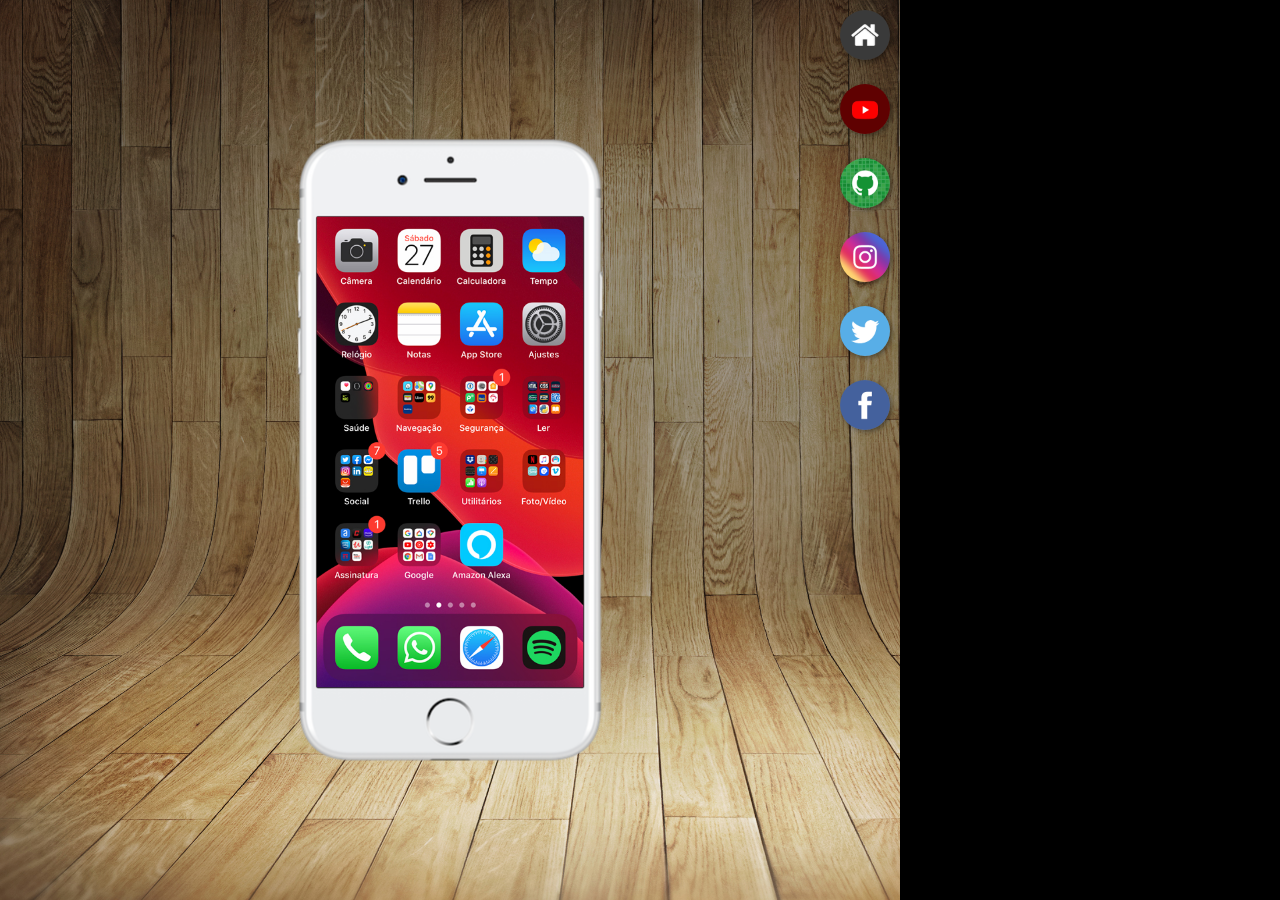
<file: index.html>
<!DOCTYPE html>
<html lang="pt-br">
<head>
    <meta charset="UTF-8">
    <meta name="viewport" content="width=device-width, initial-scale=1.0">
    <link rel="shortcut icon" href="favicon.ico" type="image/x-icon">
    <link rel="stylesheet" href="estilos/style.css">
    <title>Projetos Redes Sociais</title>
</head>
<body>
    <main>
    <section id="telefone">
        <iframe src="home.html" name="tela" id="tela" frameborder="0">
            Seu navegador não é compativel com isso.
        </iframe>
    </section>
    <section id="redes-sociais">
        <a href="home.html" target="tela"><img src="imagens/logo-home.jpg" alt="Home"></a><br>
        <a href="youtube.html" target="tela"><img src="imagens/logo-youtube.jpg" alt="Youtube"></a><br>
        <a href="github.html" target="tela"><img src="imagens/logo-github.jpg" alt="GitHub"></a><br>
        <a href="instagram.html" target="tela"><img src="imagens/logo-instagram.jpg" alt="Instagram"></a><br>
        <a href="twitter.html" target="tela"><img src="imagens/logo-twitter.jpg" alt="Twitter"></a><br>
        <a href="facebook.html" target="tela"><img src="imagens/logo-facebook.jpg" alt="Facebook"></a>
    </section>
</main>
    
</body>
</html>
</file>
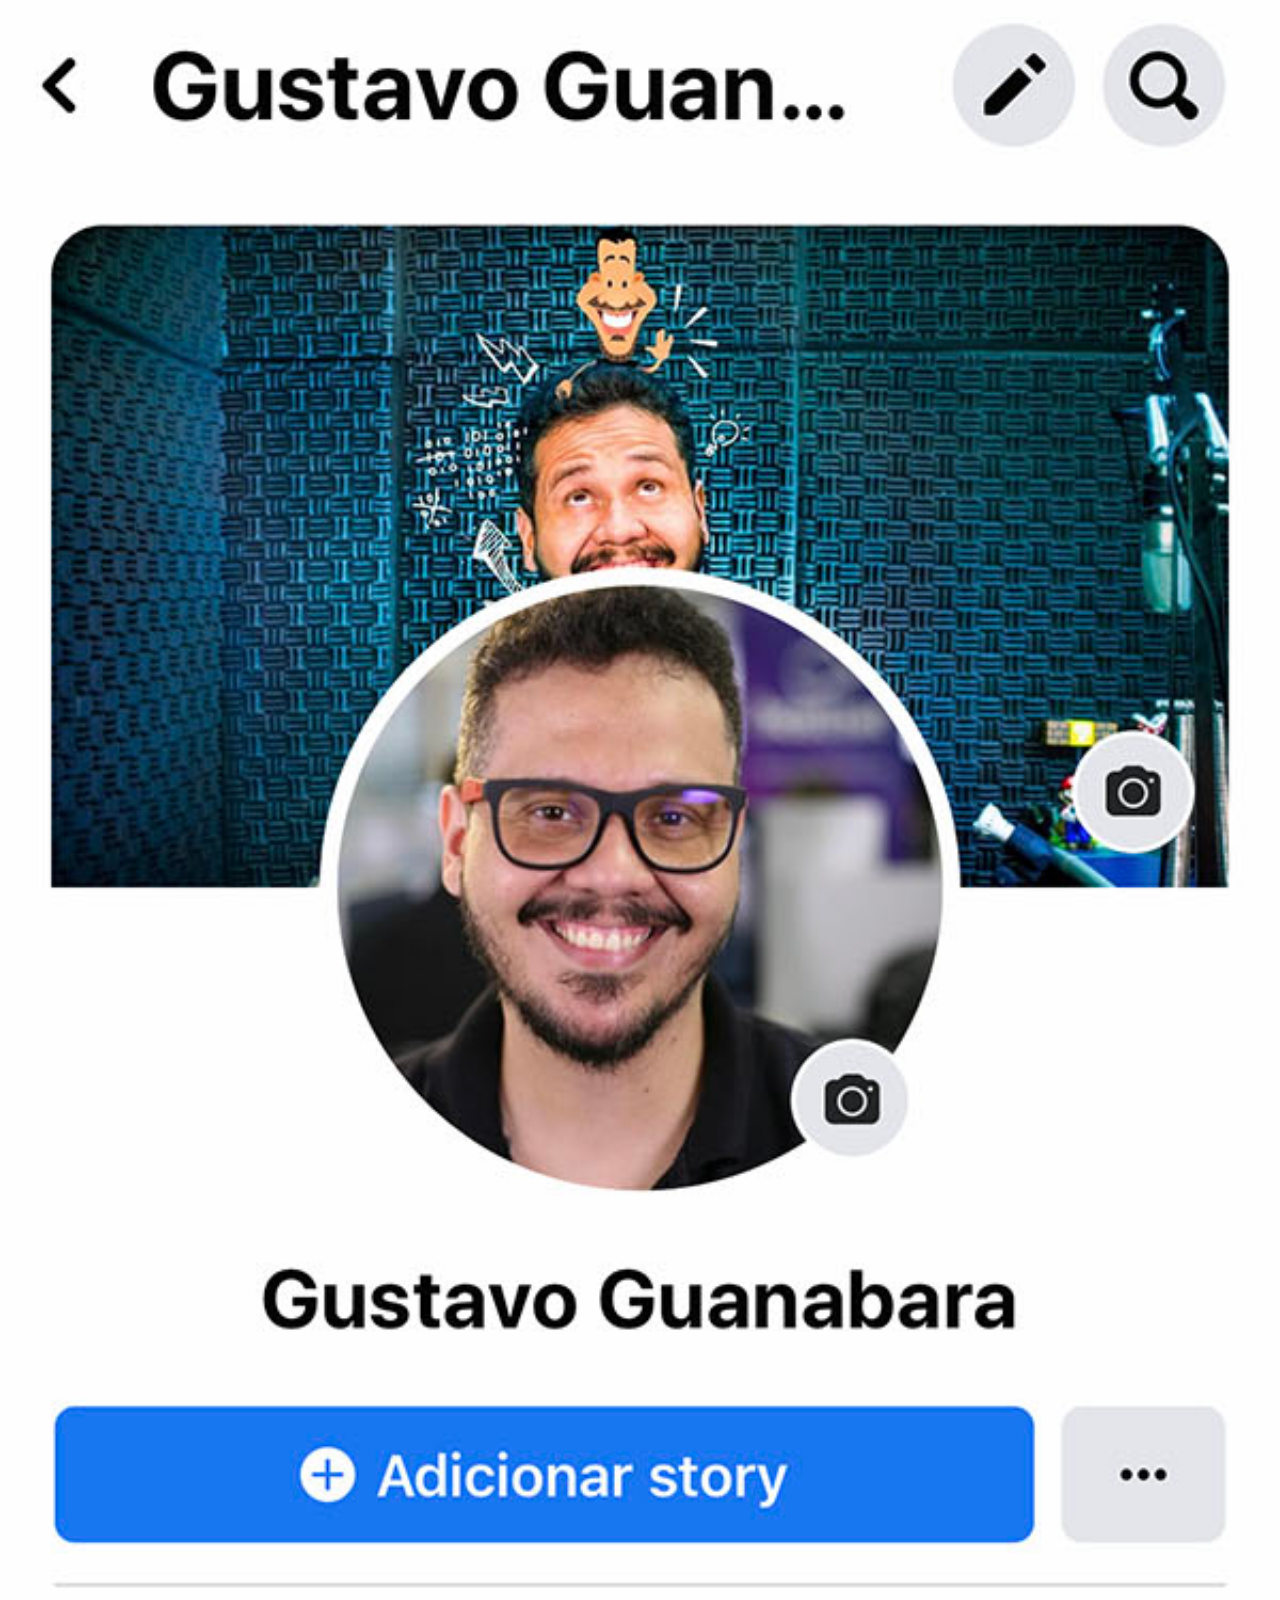
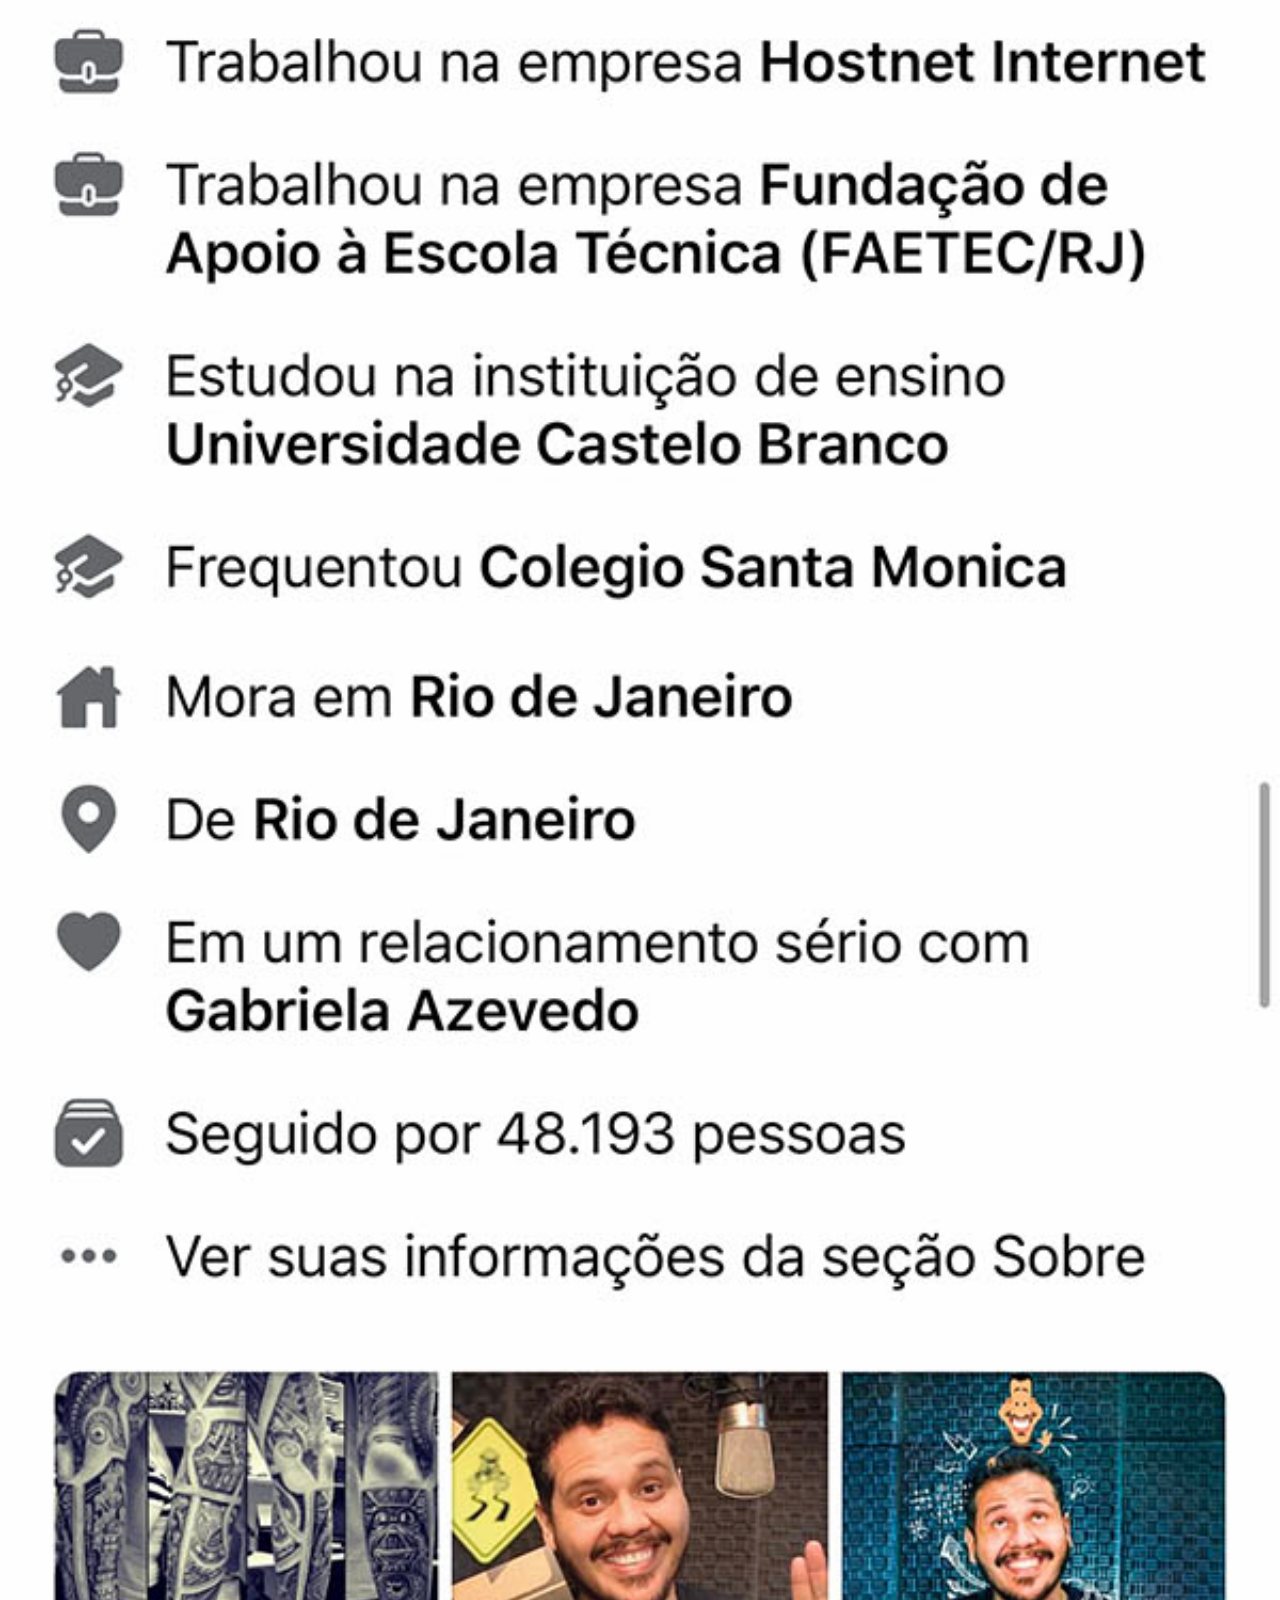
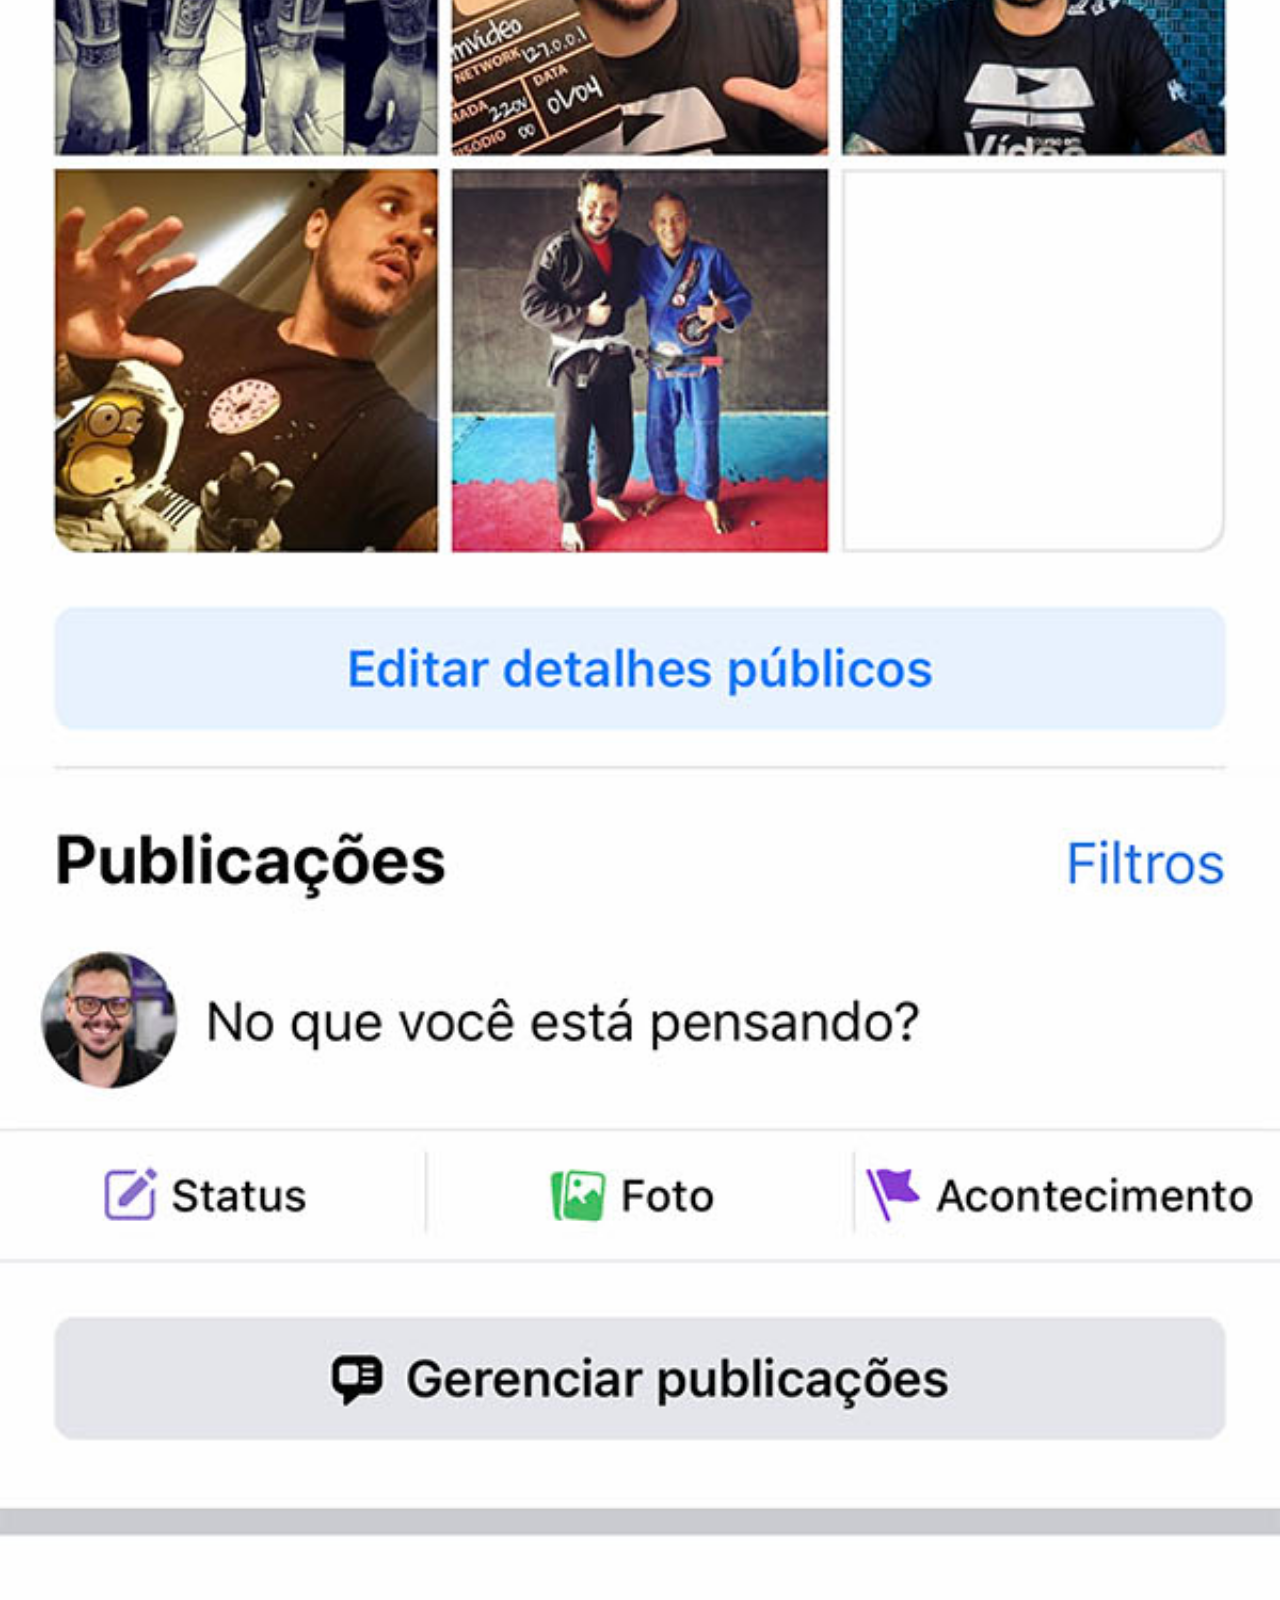
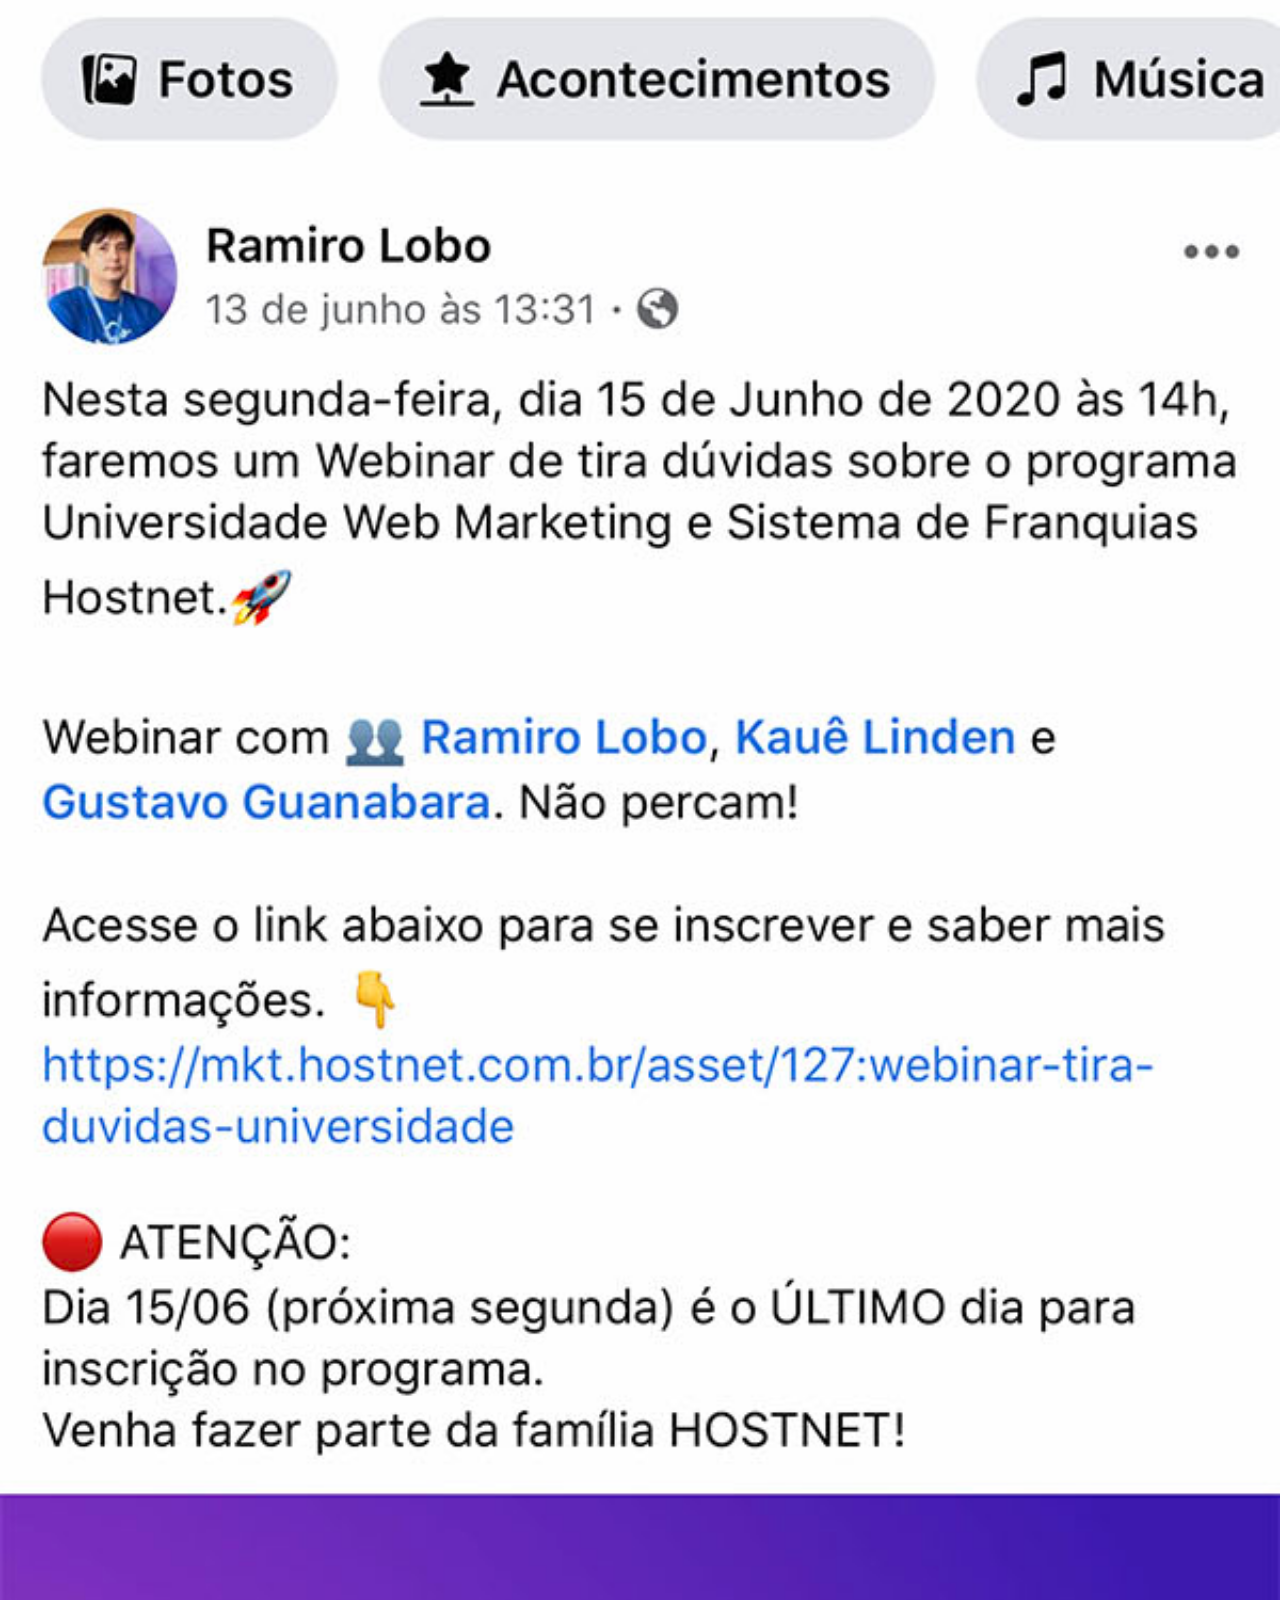
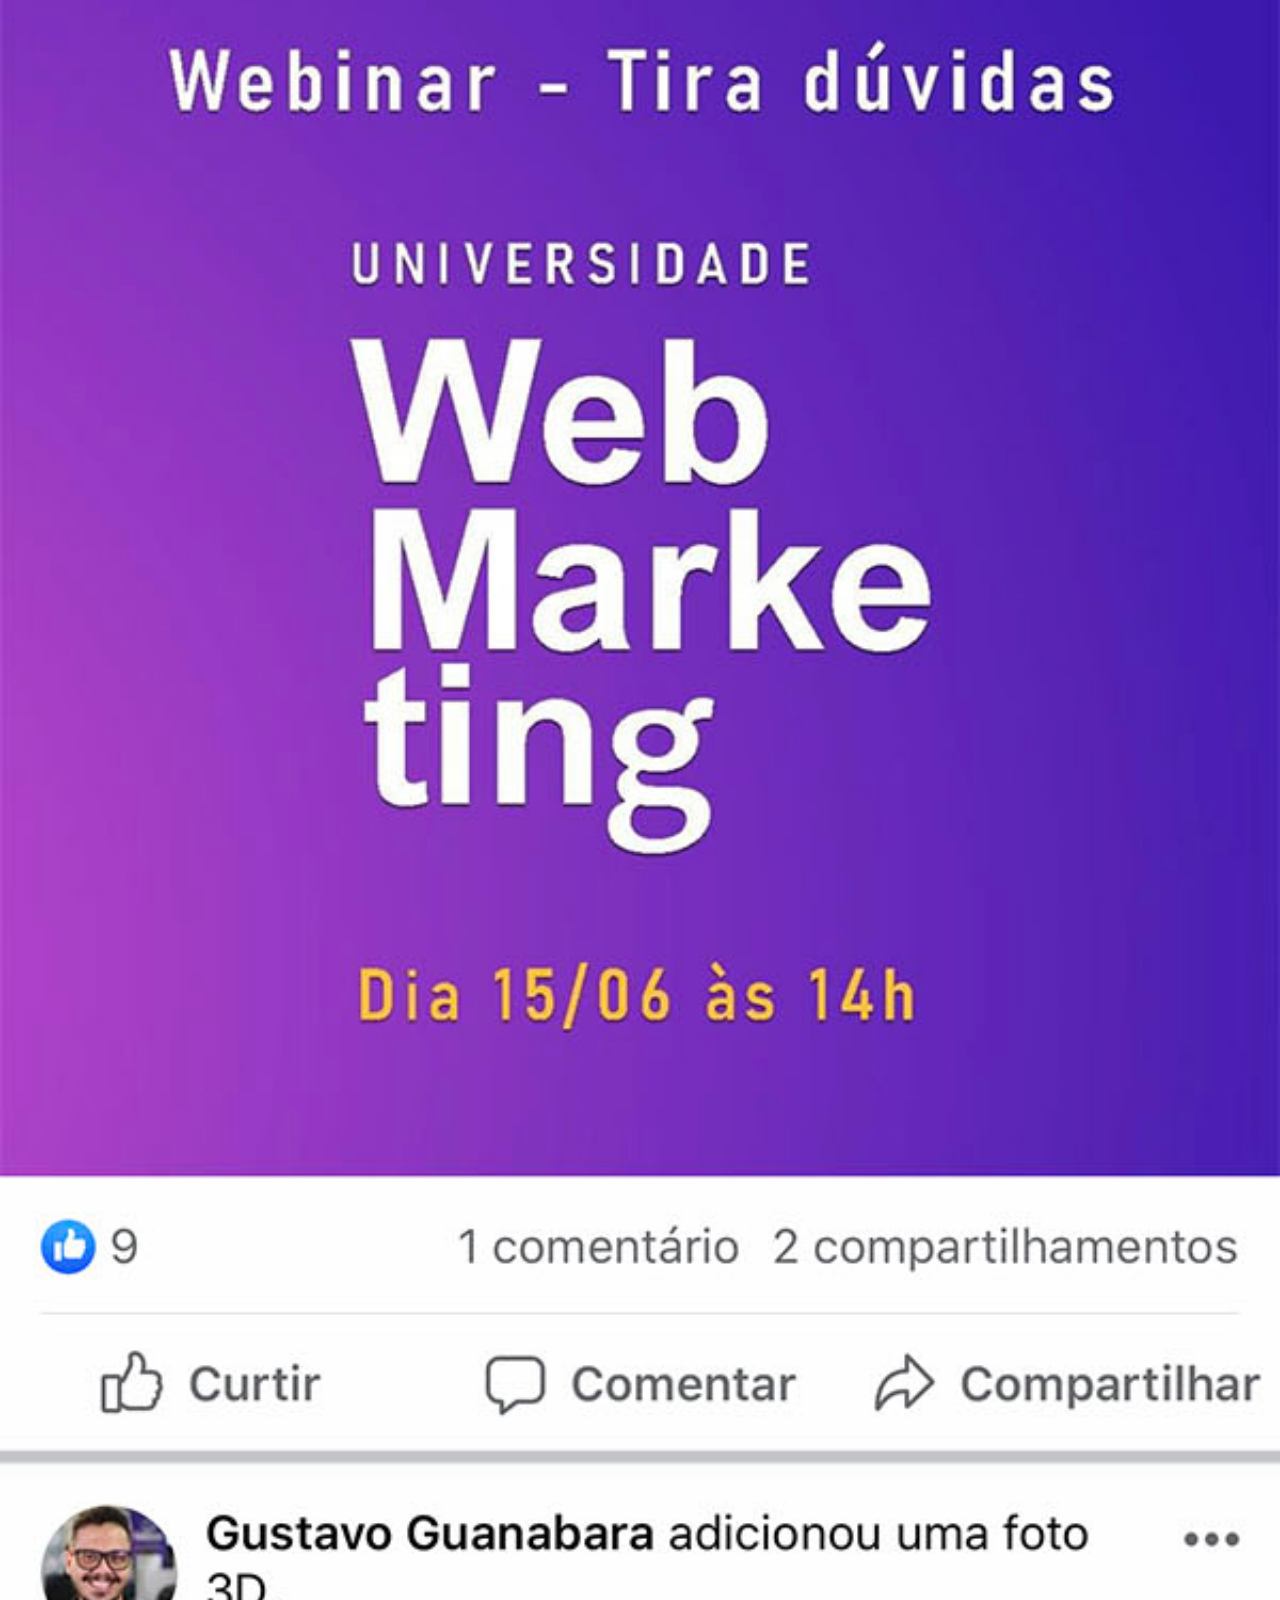
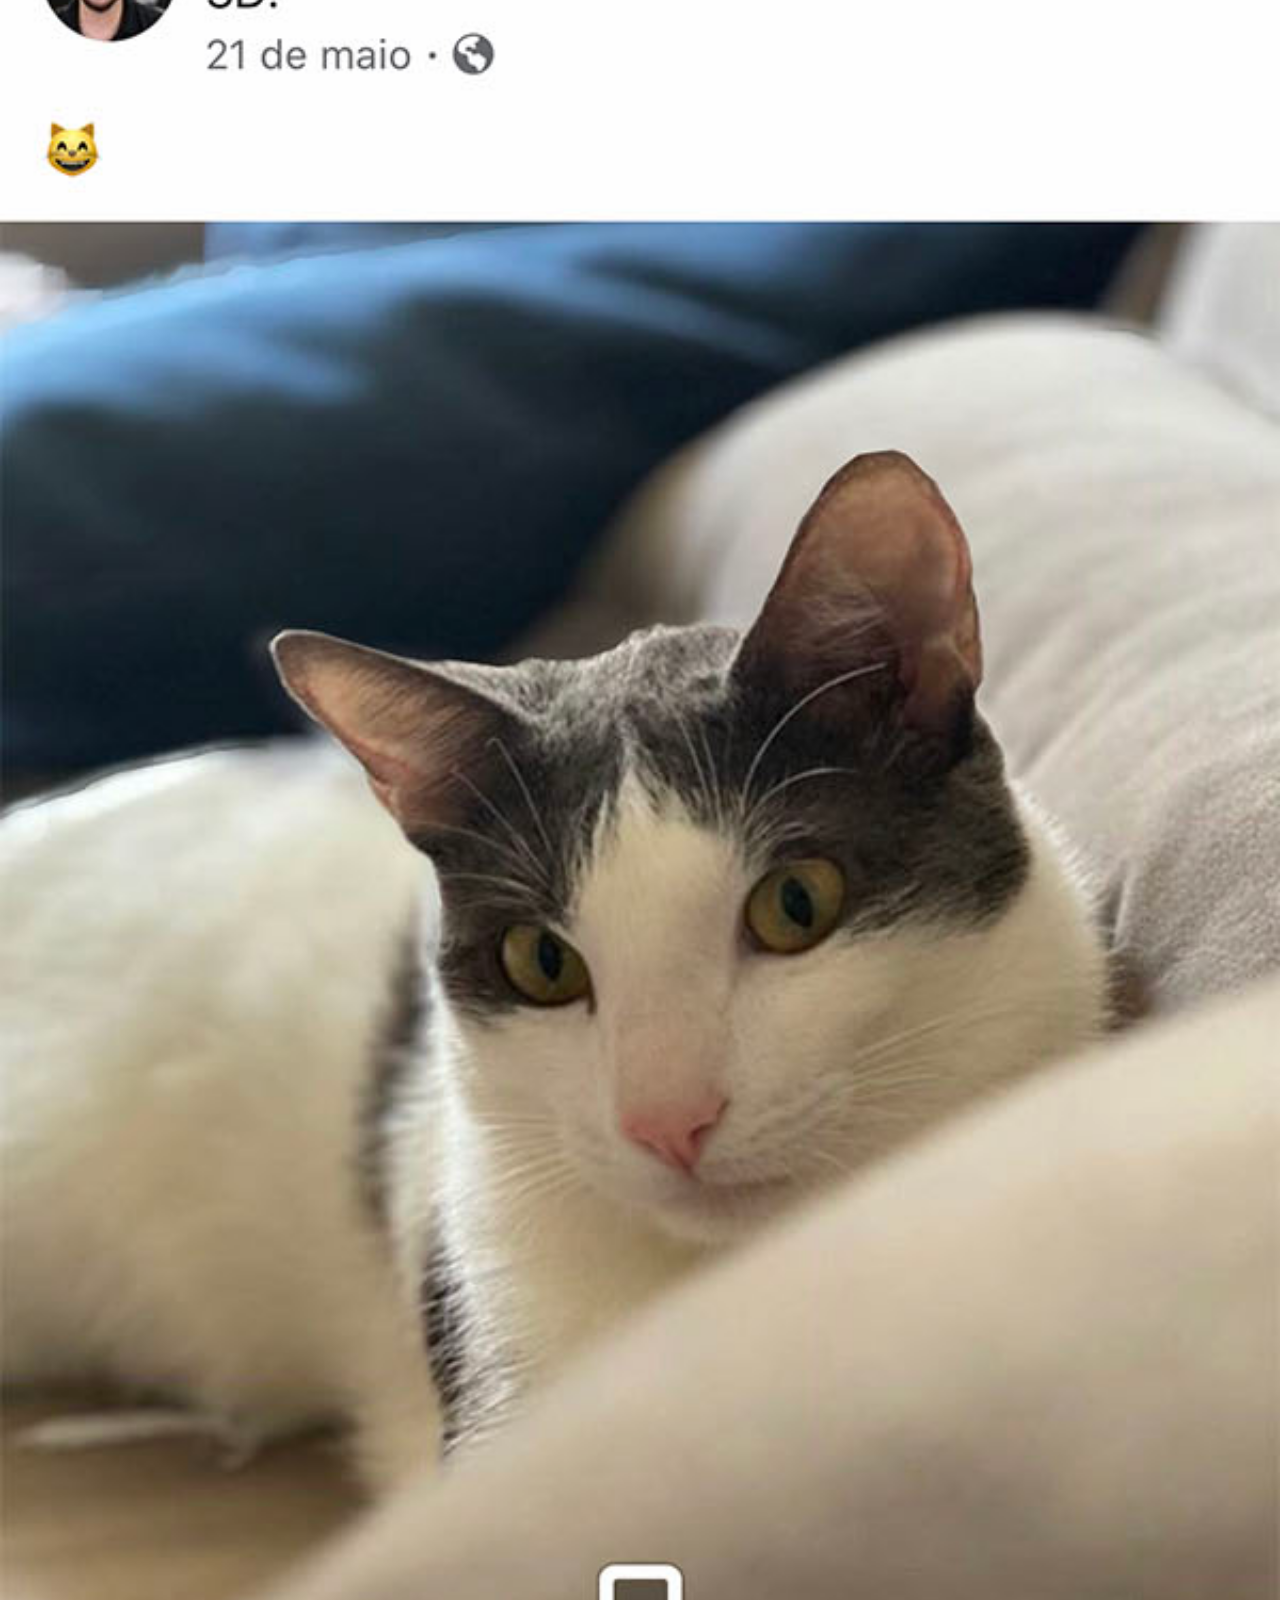
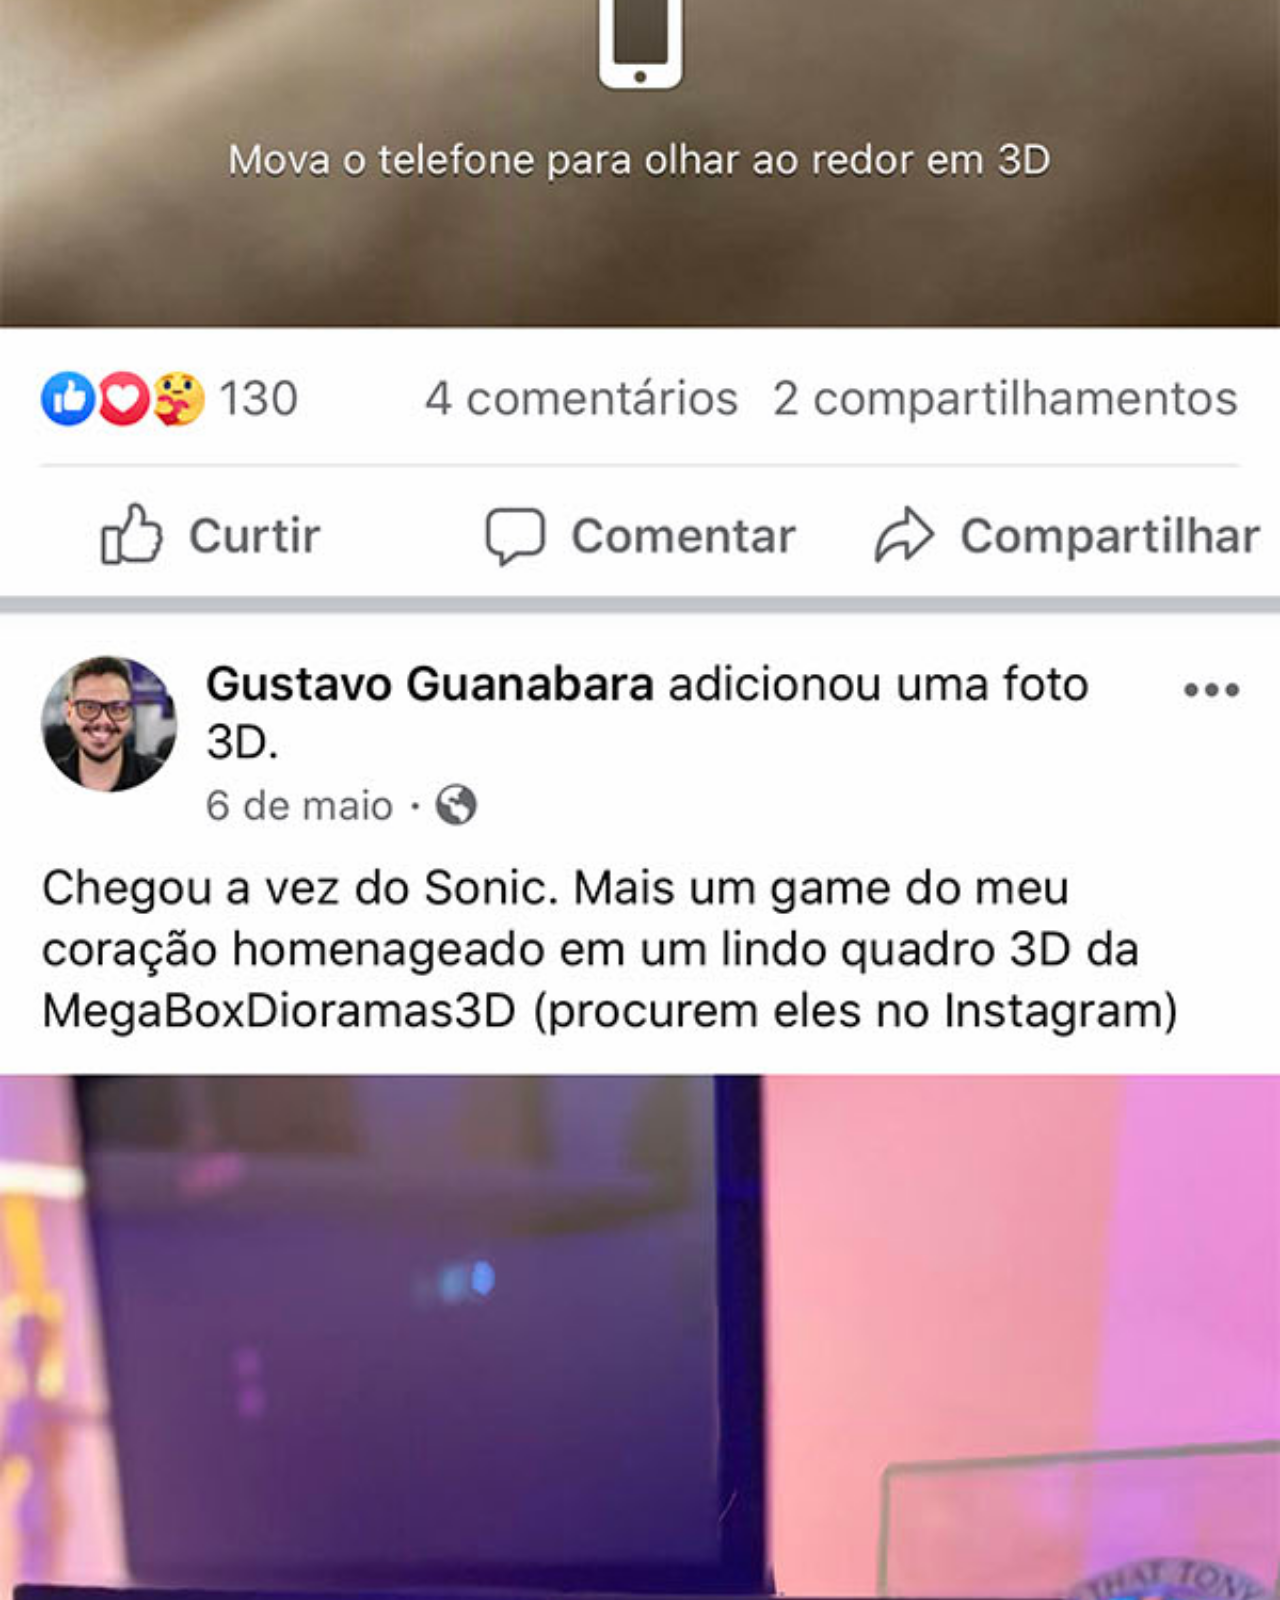
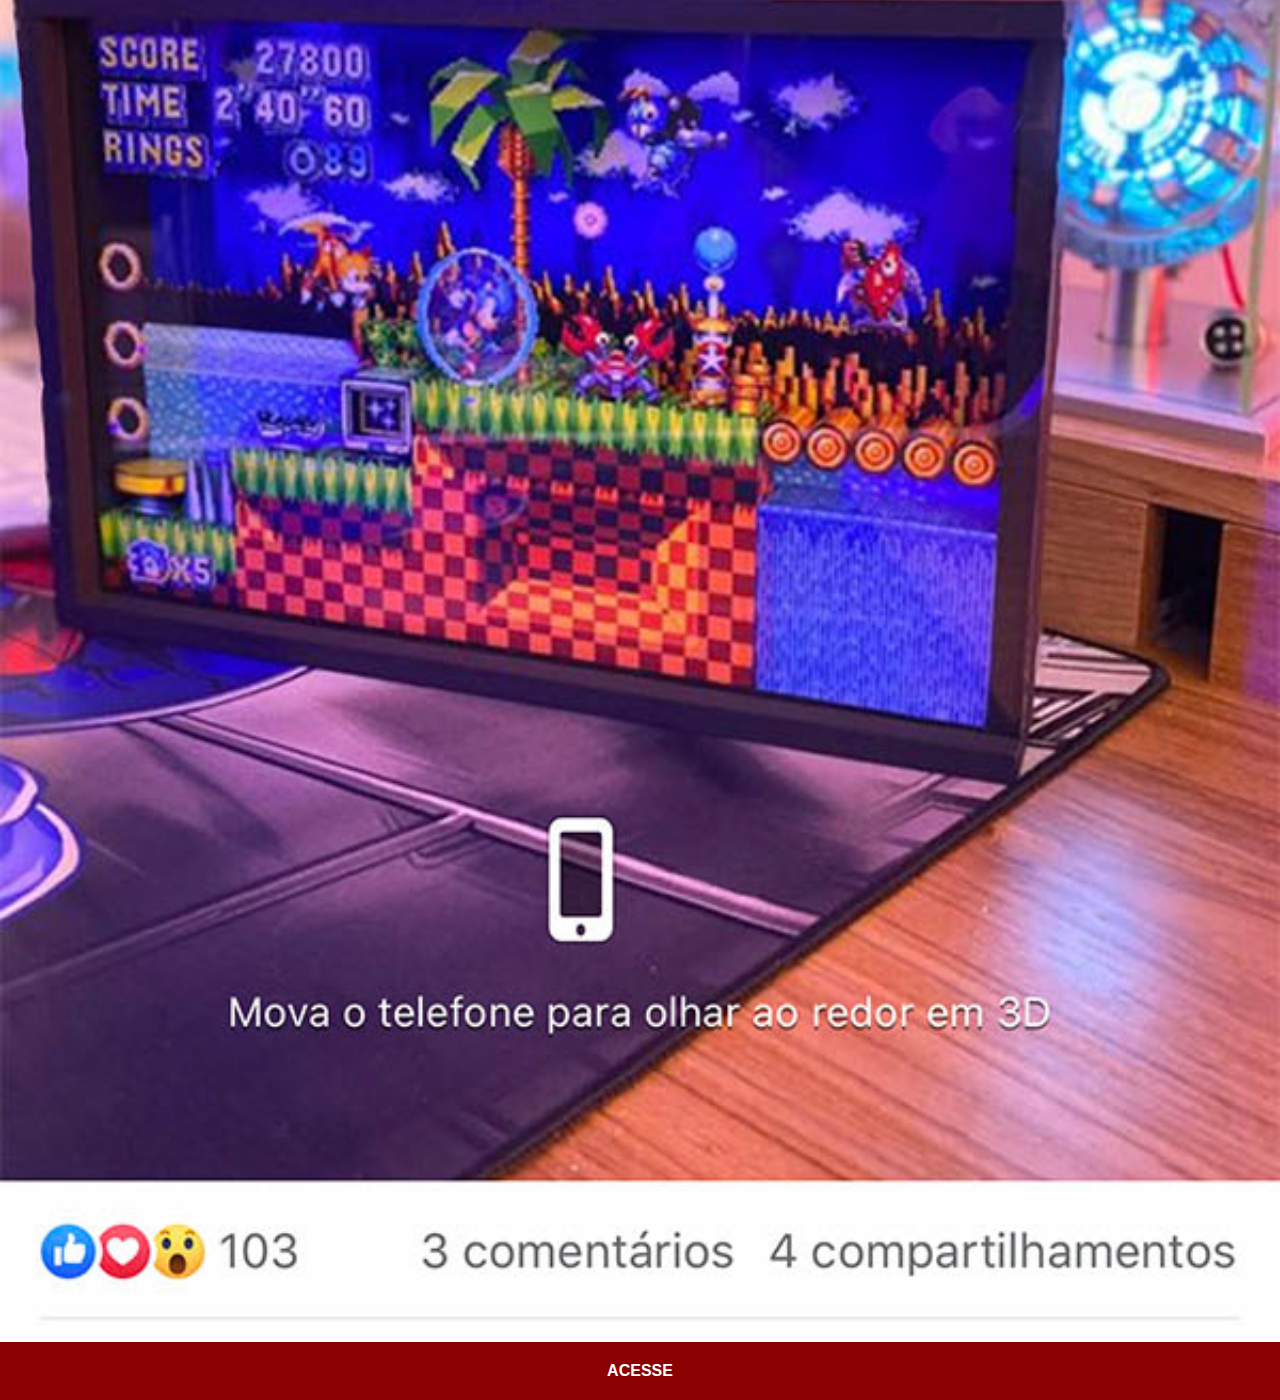
<file: facebook.html>
<!DOCTYPE html>
<html lang="pt-br">
<head>
    <meta charset="UTF-8">
    <meta name="viewport" content="width=device-width, initial-scale=1.0">
    <title>Facebook</title>
    <link rel="stylesheet" href="estilos/social.css">
</head>
<body>
    <img src="imagens/tela-facebook.jpg" alt="Facebook">
    <a href="https://www.facebook.com/gustavoguanabara/?locale=pt_BR" target="_blank">ACESSE</a>
    
</body>
</html>
</file>
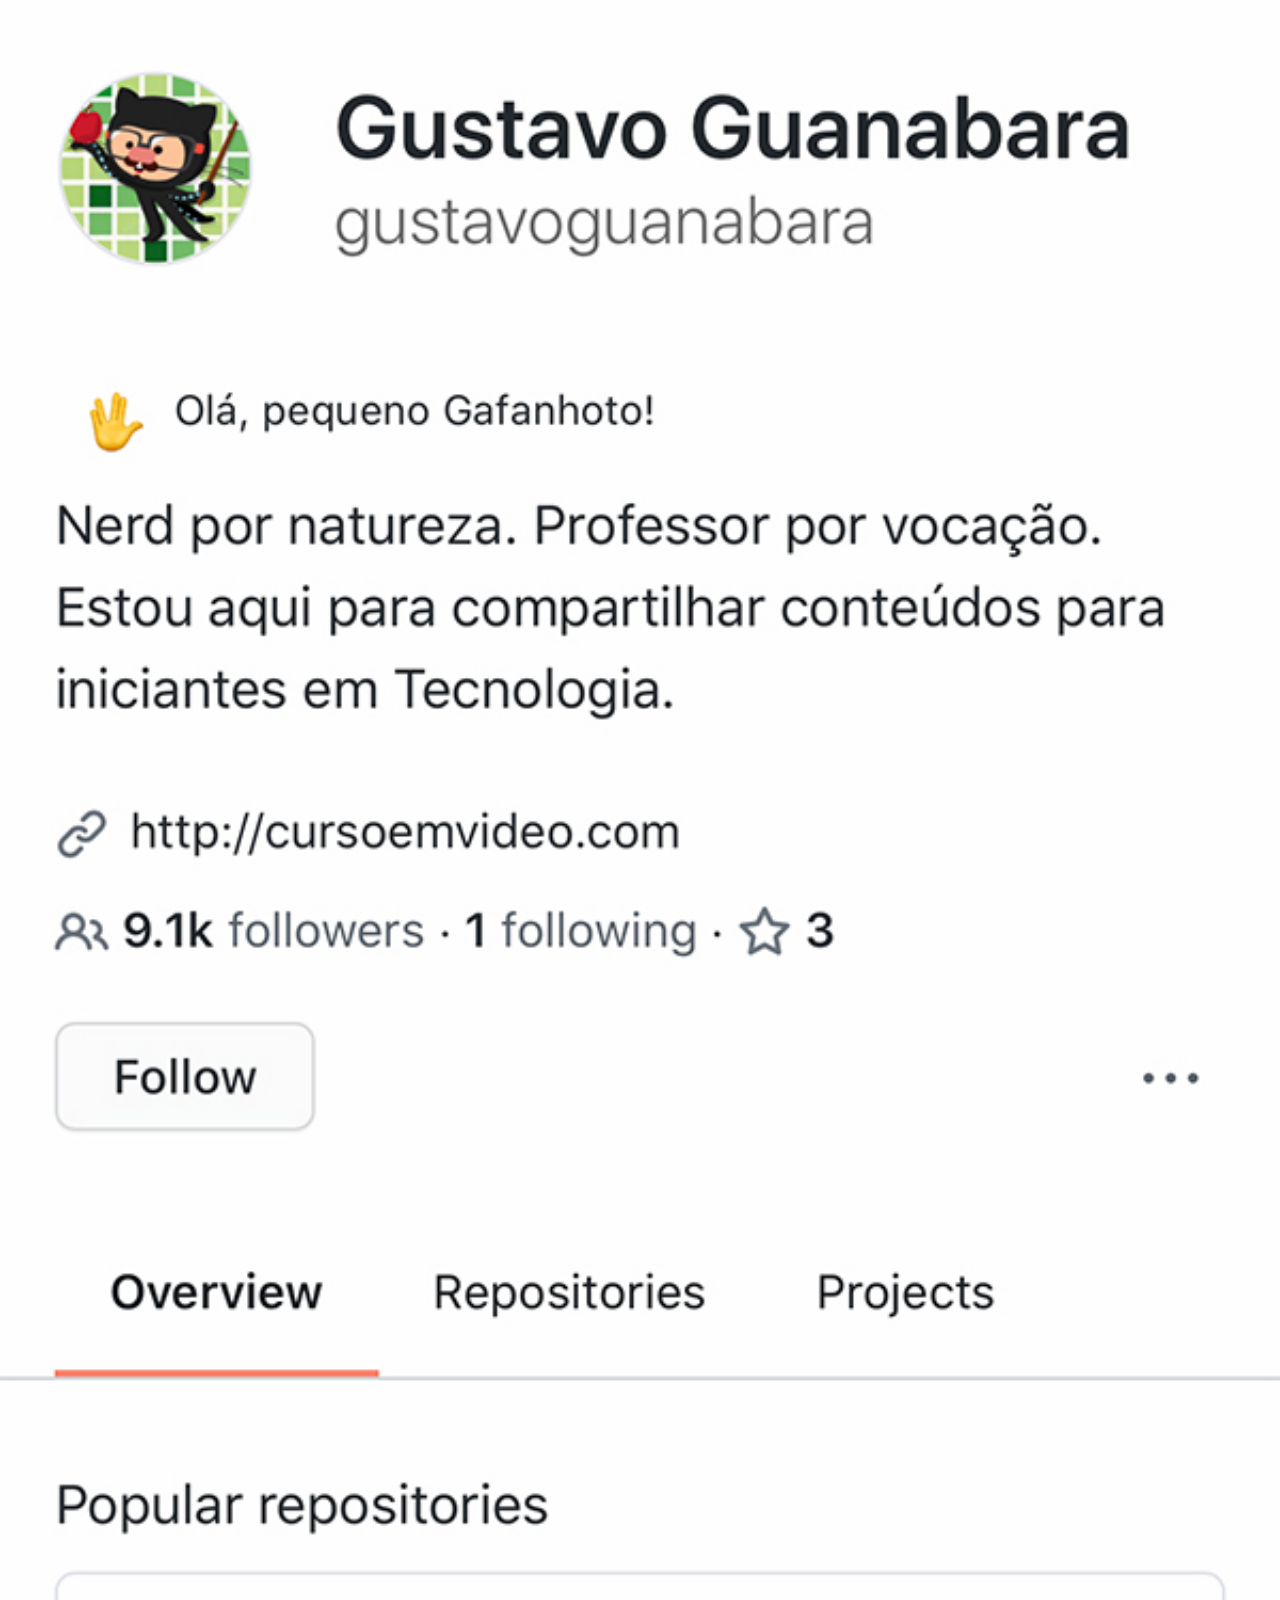
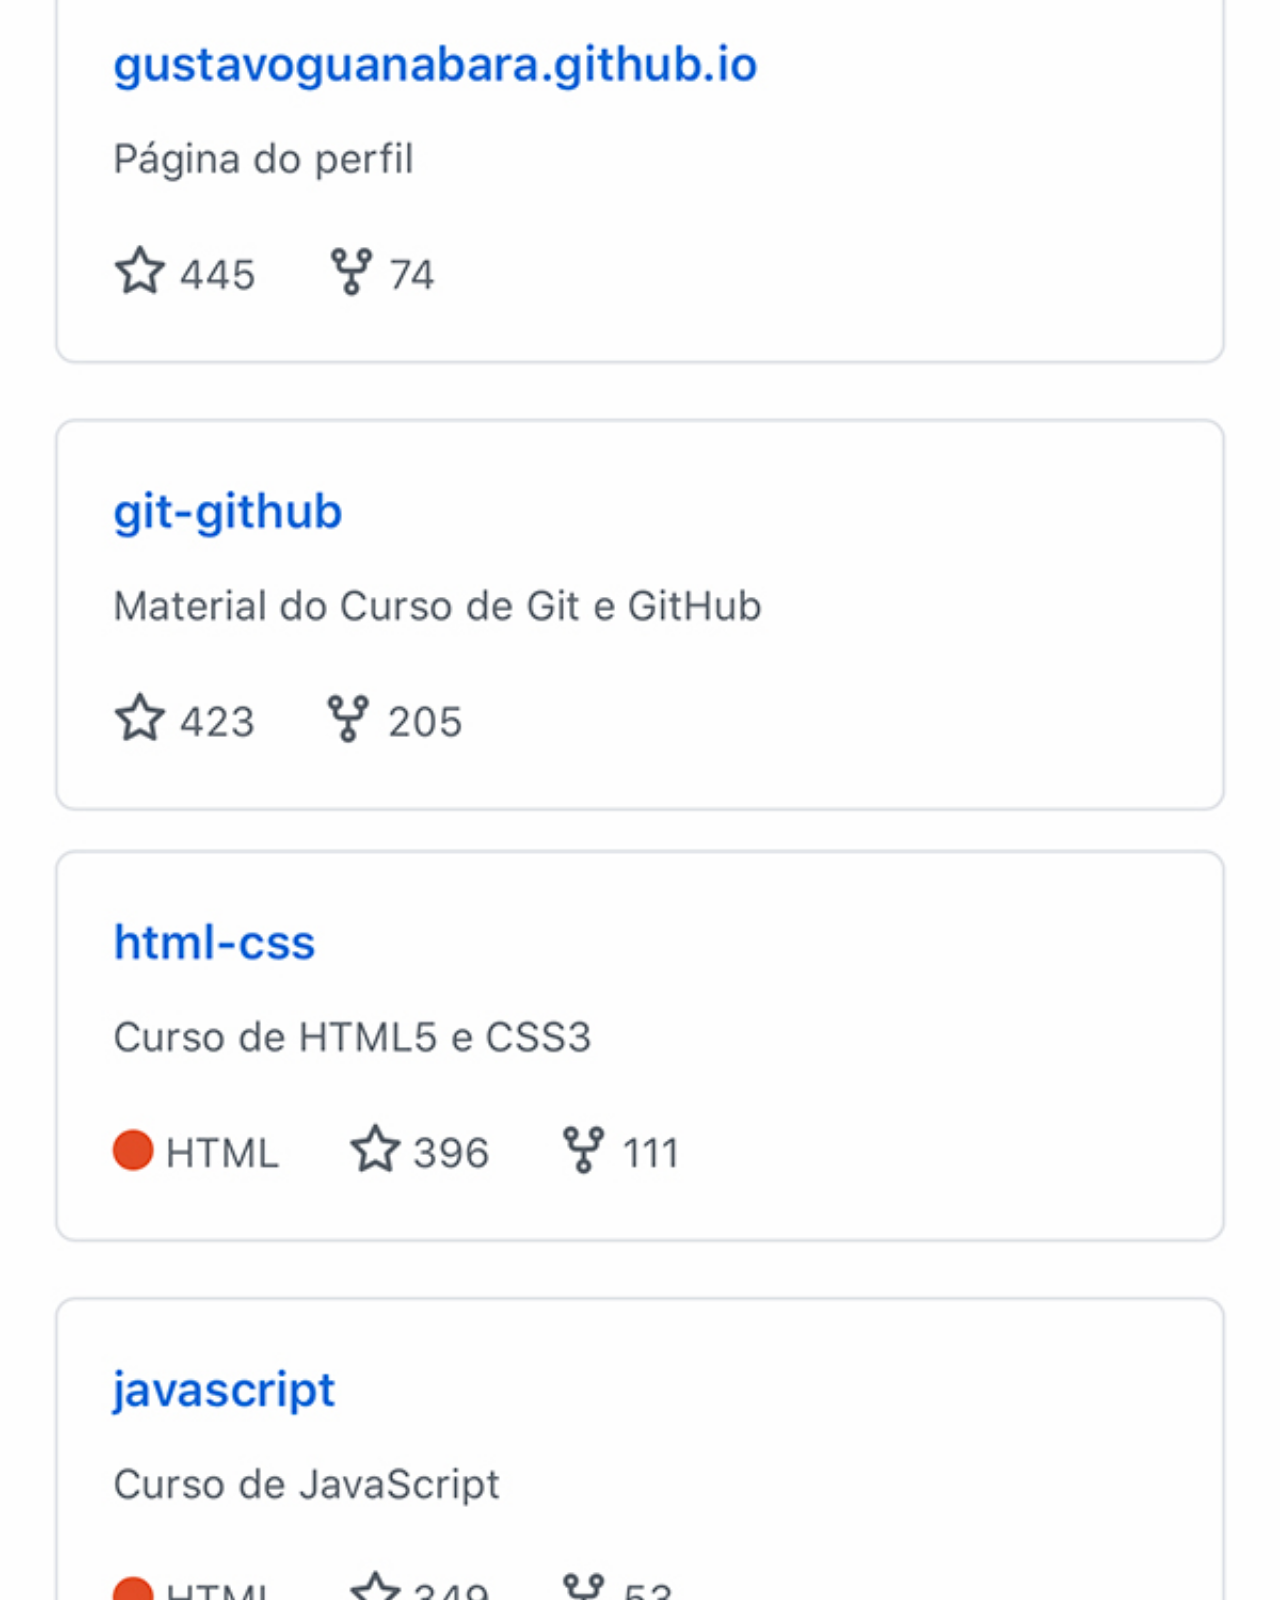
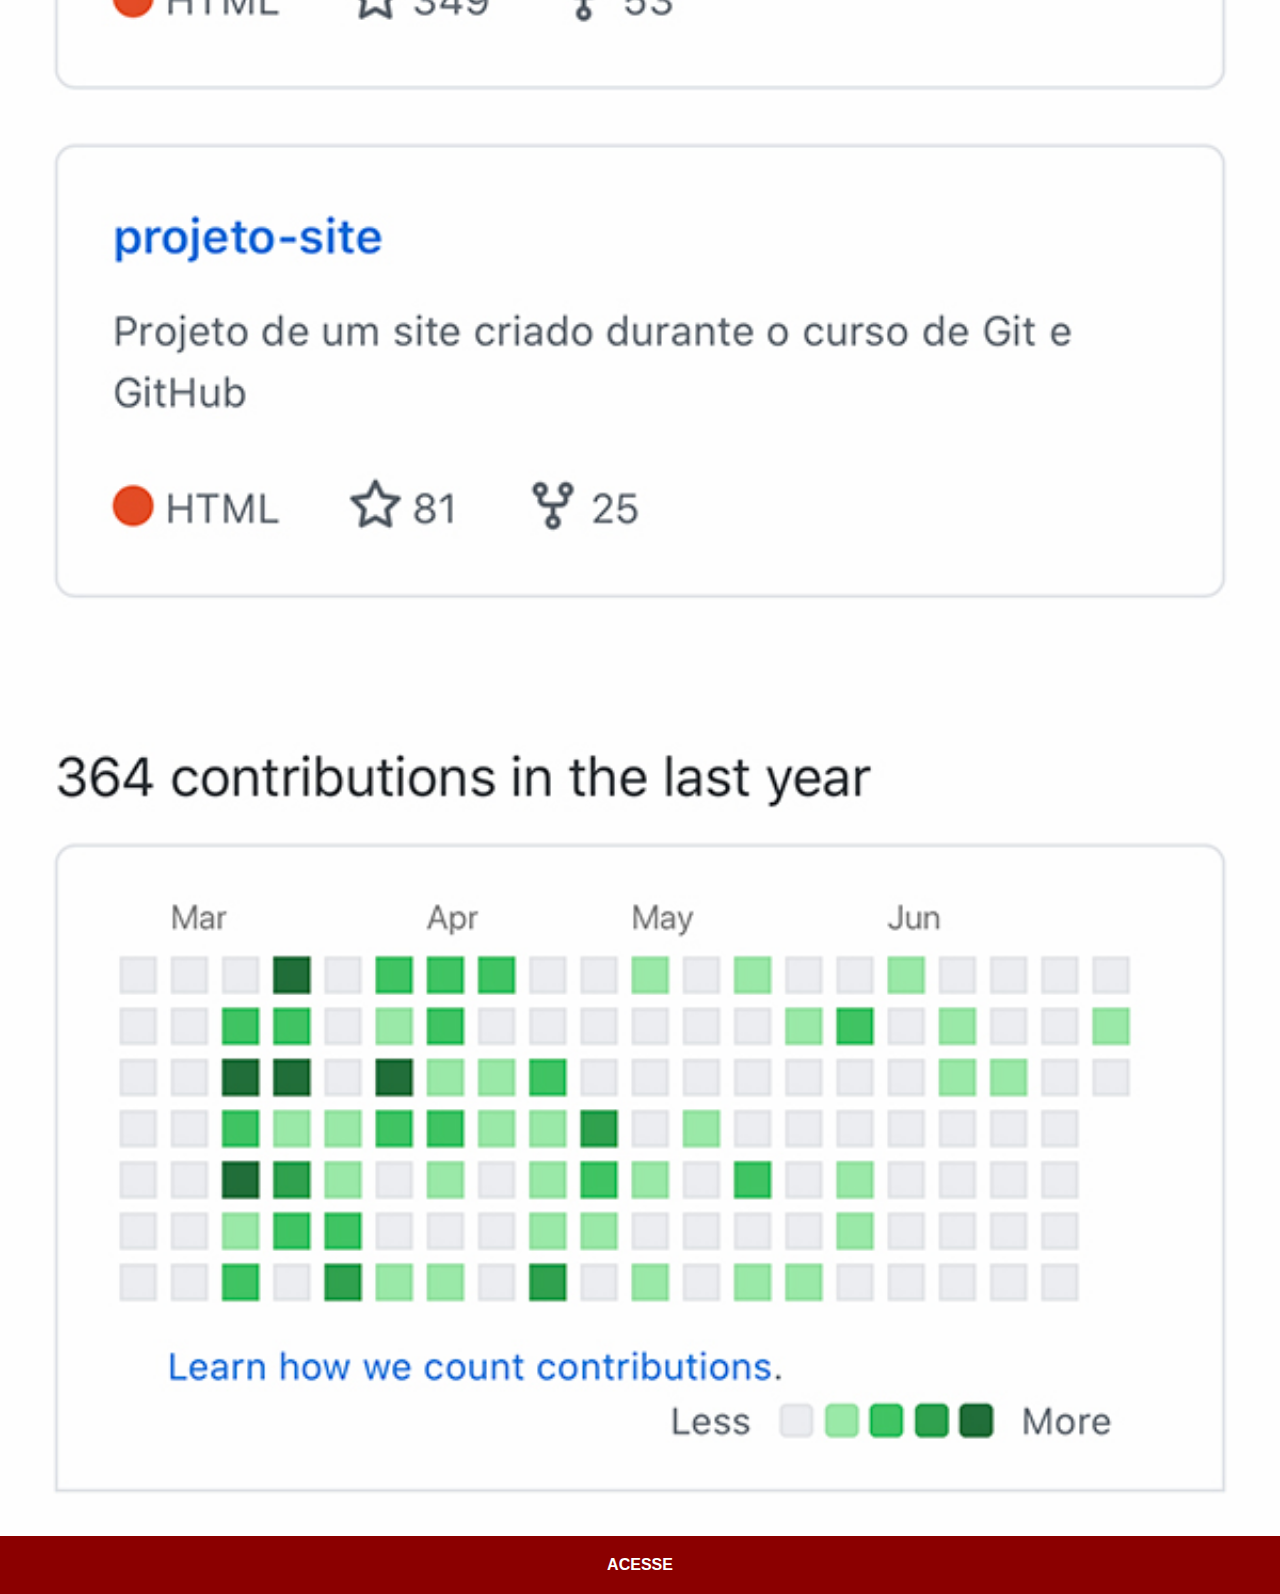
<file: github.html>
<!DOCTYPE html>
<html lang="pt-br">
<head>
    <meta charset="UTF-8">
    <meta name="viewport" content="width=device-width, initial-scale=1.0">
    <title>GitHub</title>
    <link rel="stylesheet" href="estilos/social.css">
</head>
<img src="imagens/tela-github.jpg" alt="GitHub">
<a href="https://github.com/gustavoguanabara/" target="_blank">ACESSE</a>
    
</body>
</html>
</file>
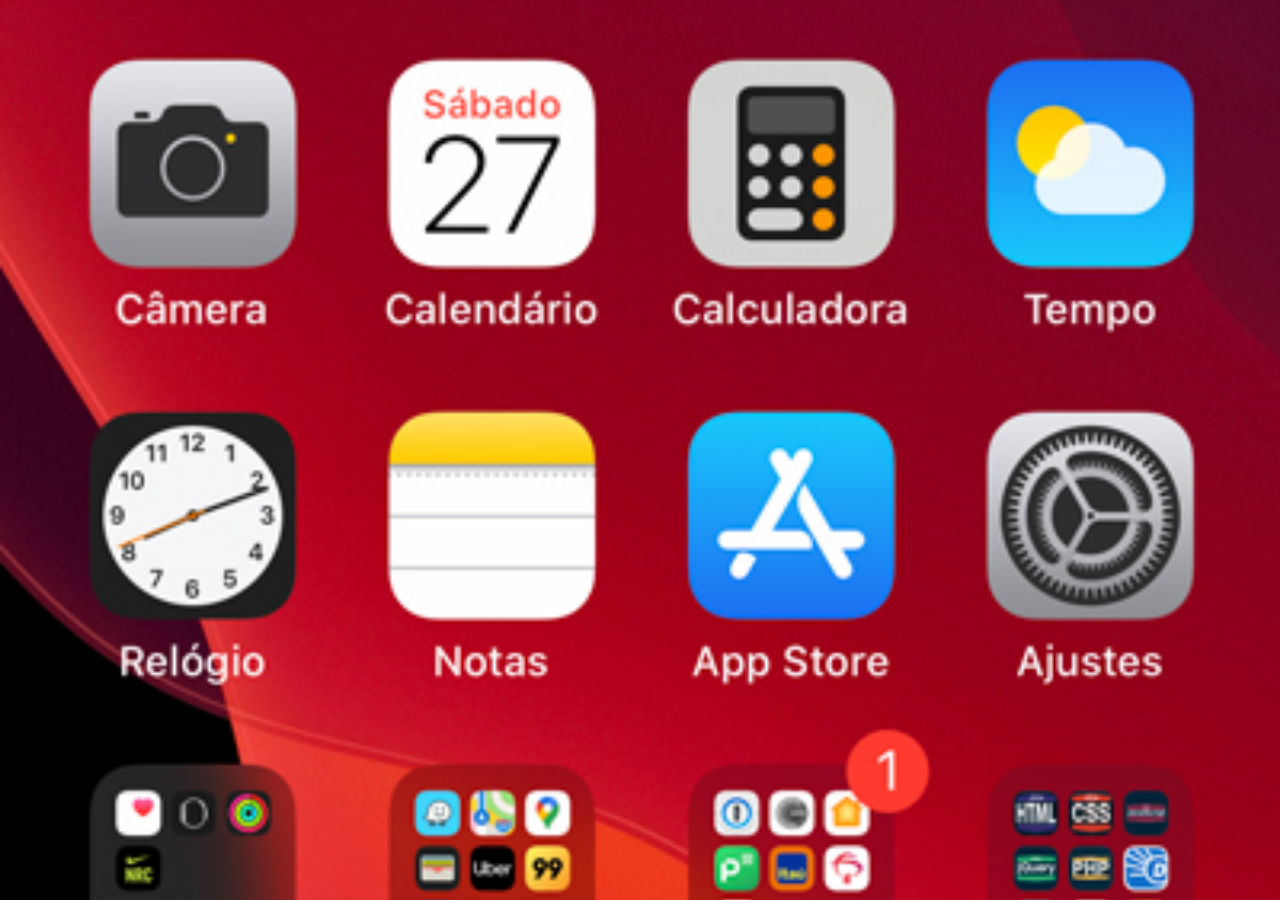
<file: home.html>
<!DOCTYPE html>
<html lang="pt-br">
<head>
    <meta charset="UTF-8">
    <meta name="viewport" content="width=device-width, initial-scale=1.0">
    <title>Home</title>
</head>
<style>
    * {
        margin: 0px;
        padding: 0px;
    }

    body {
        width: 100vw;
        height: 100vh;
        background: black url('imagens/tela-home.jpg') no-repeat top center;
        background-size: cover;
    }
</style>
<body>
    
</body>
</html>
</file>
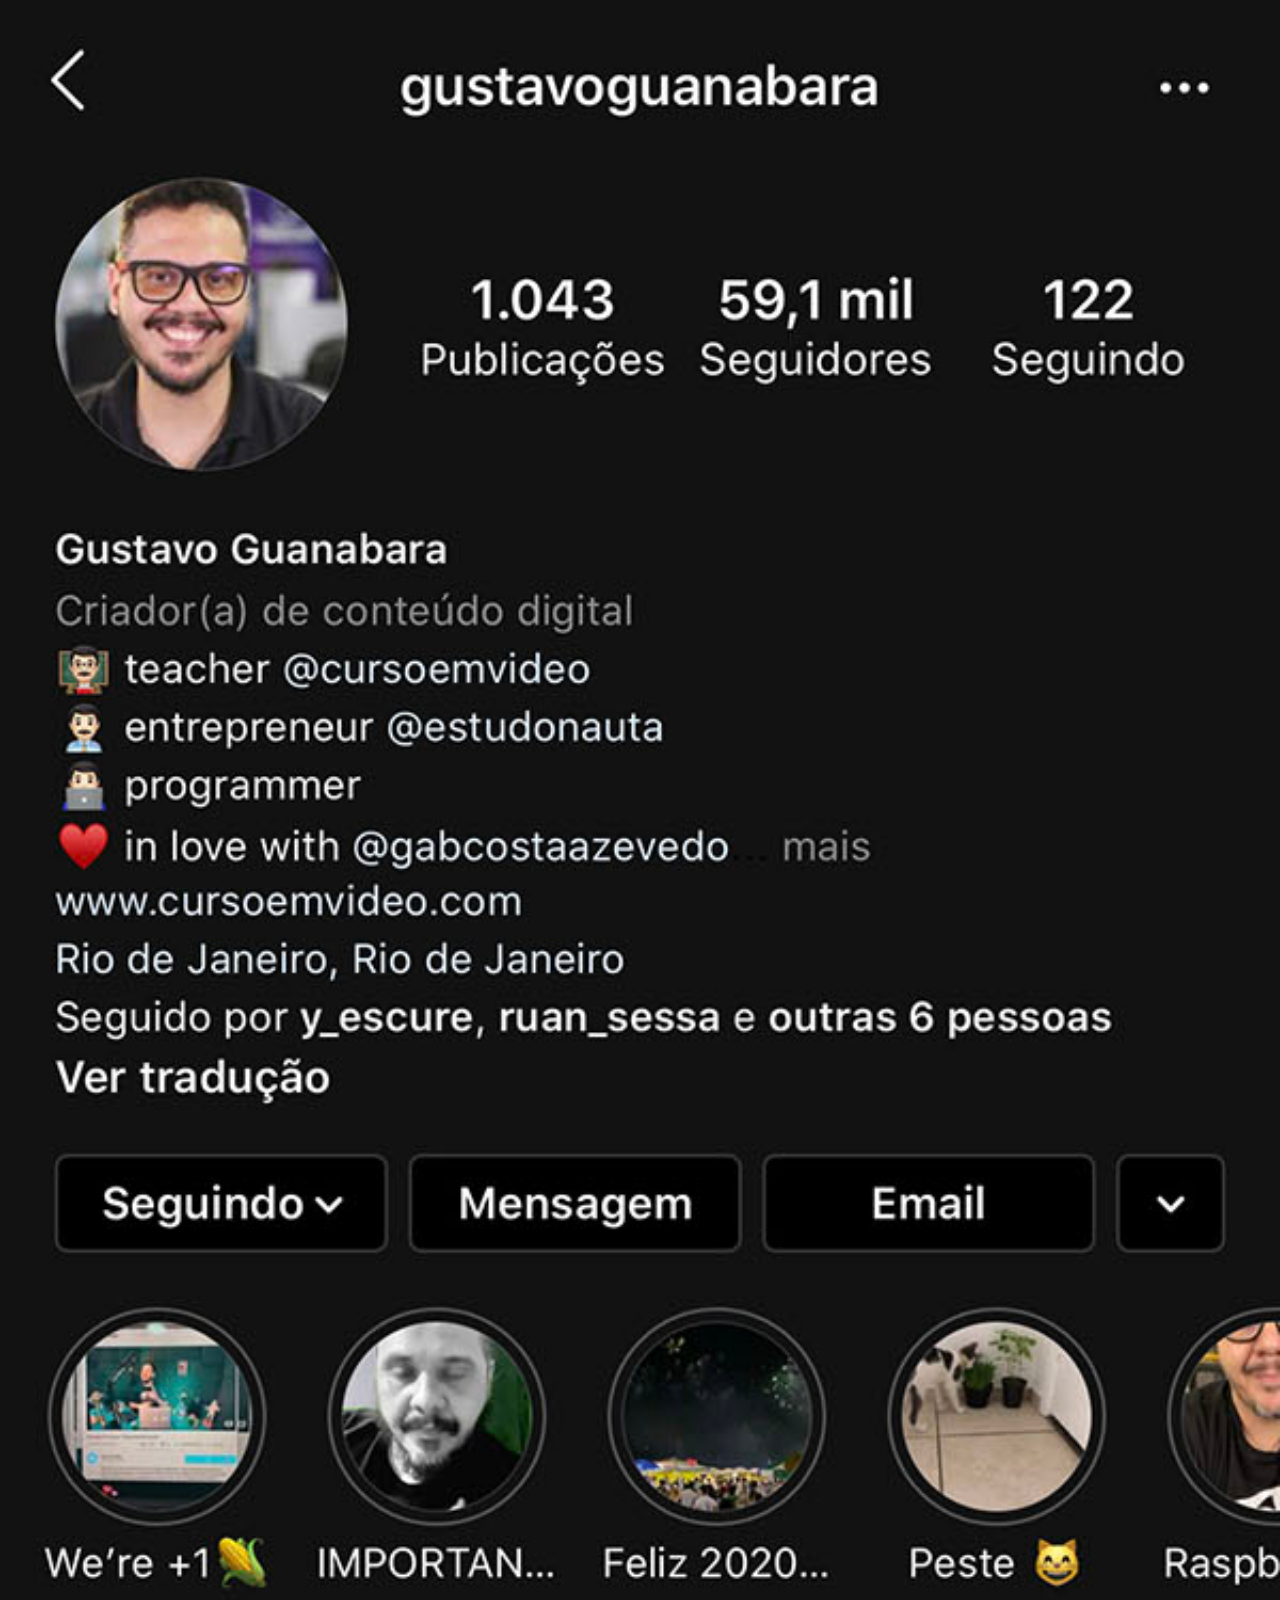
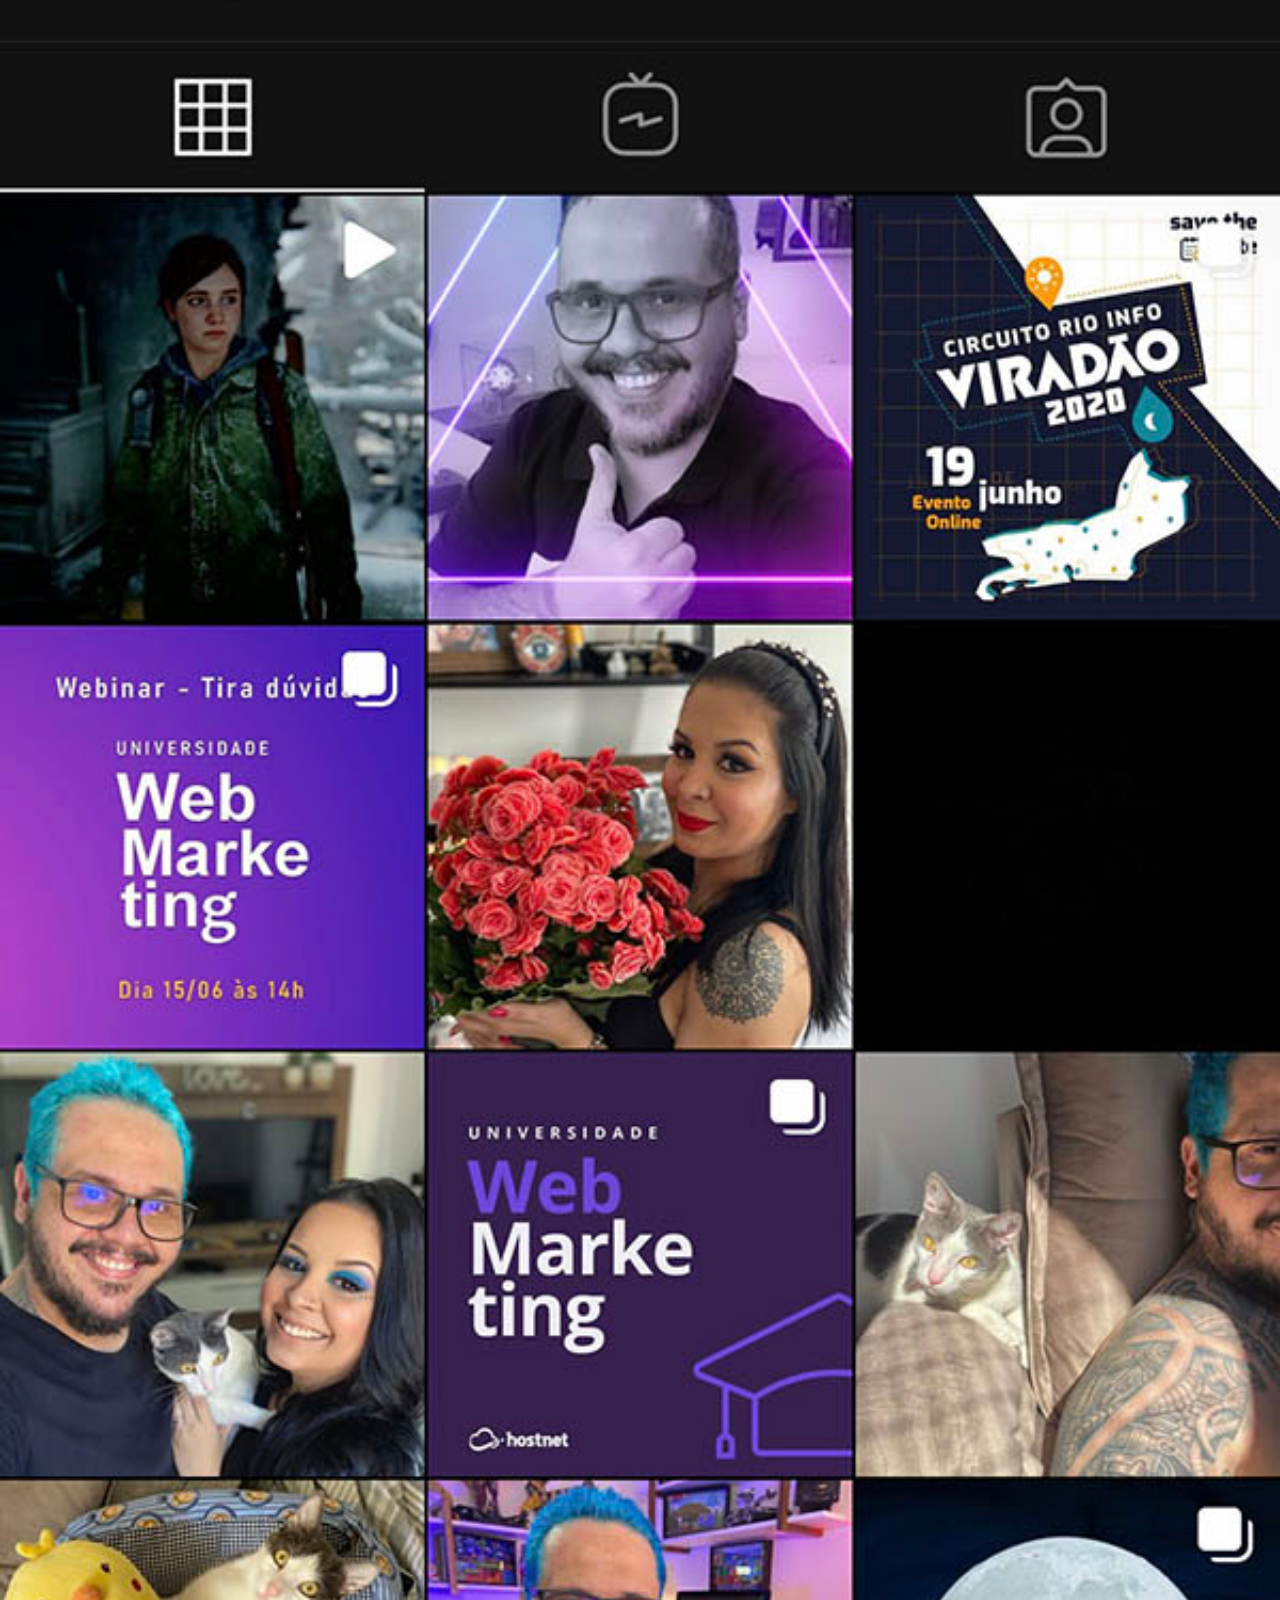
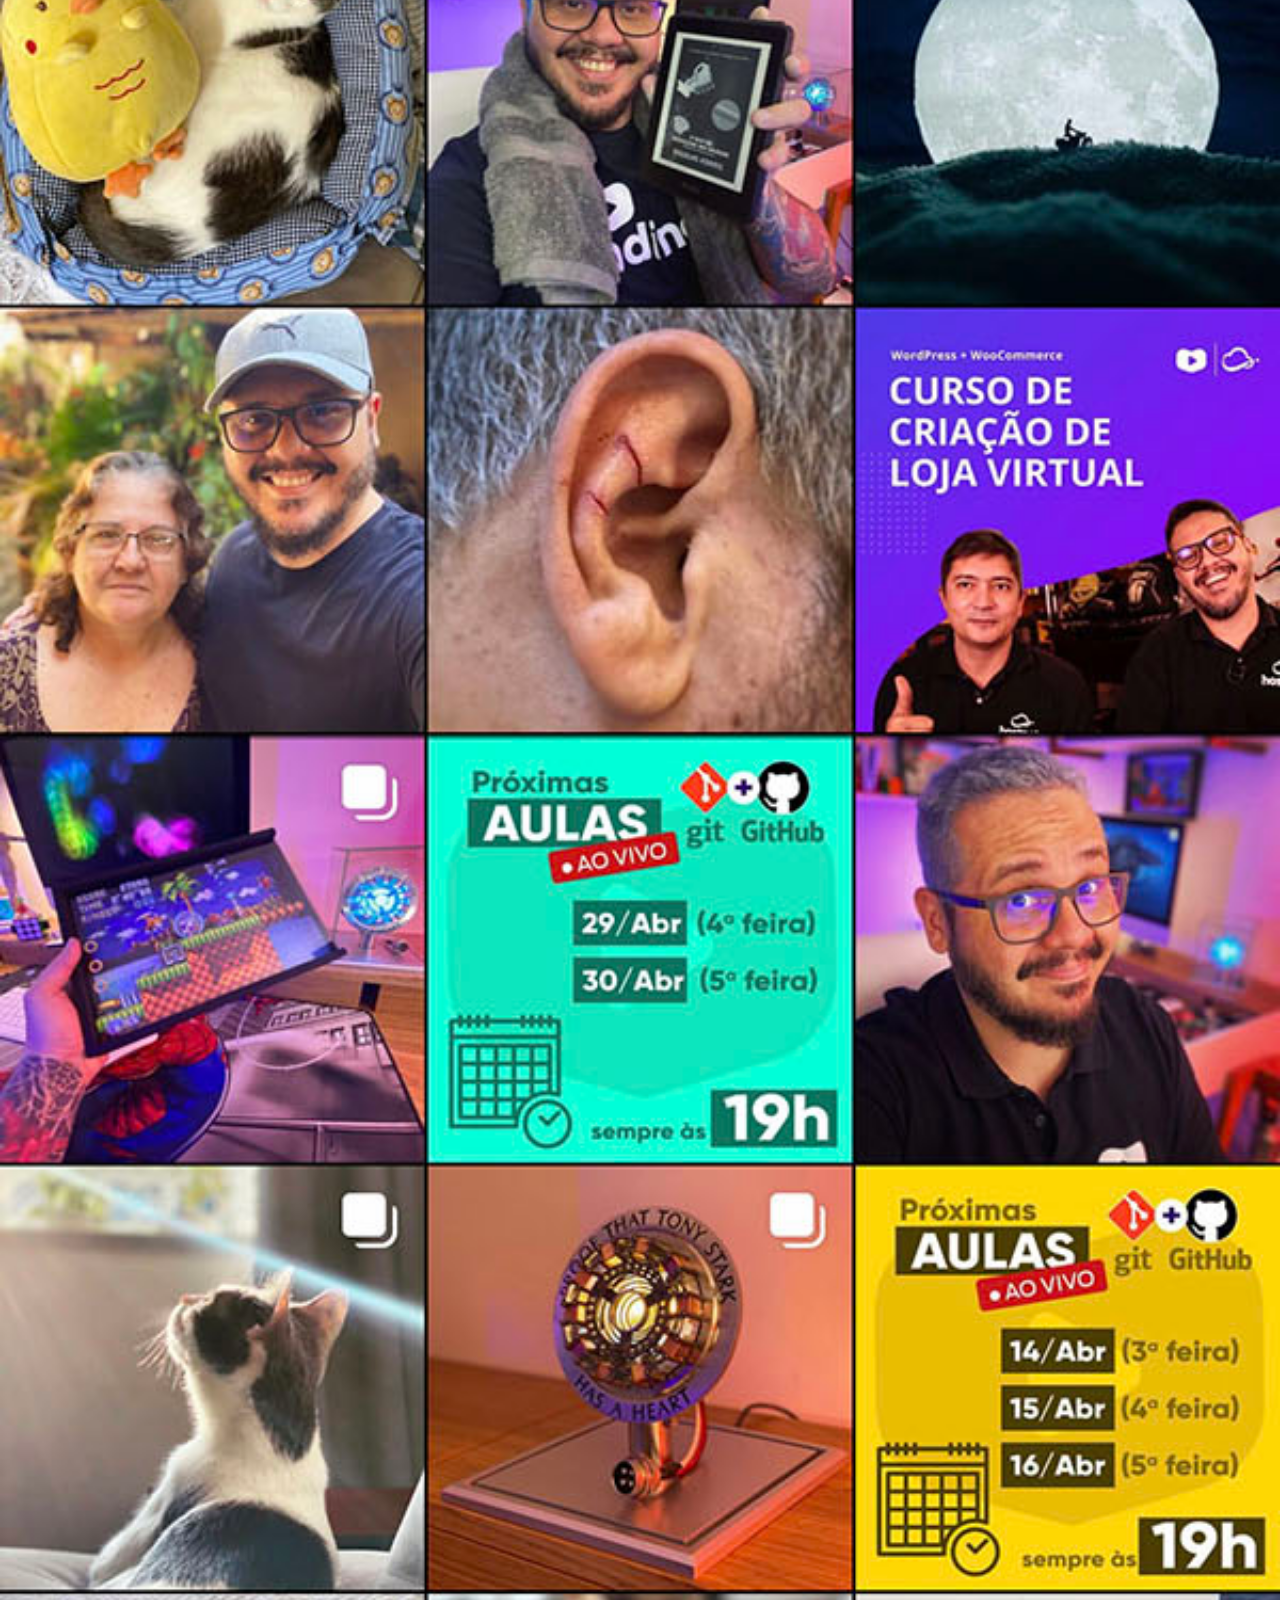
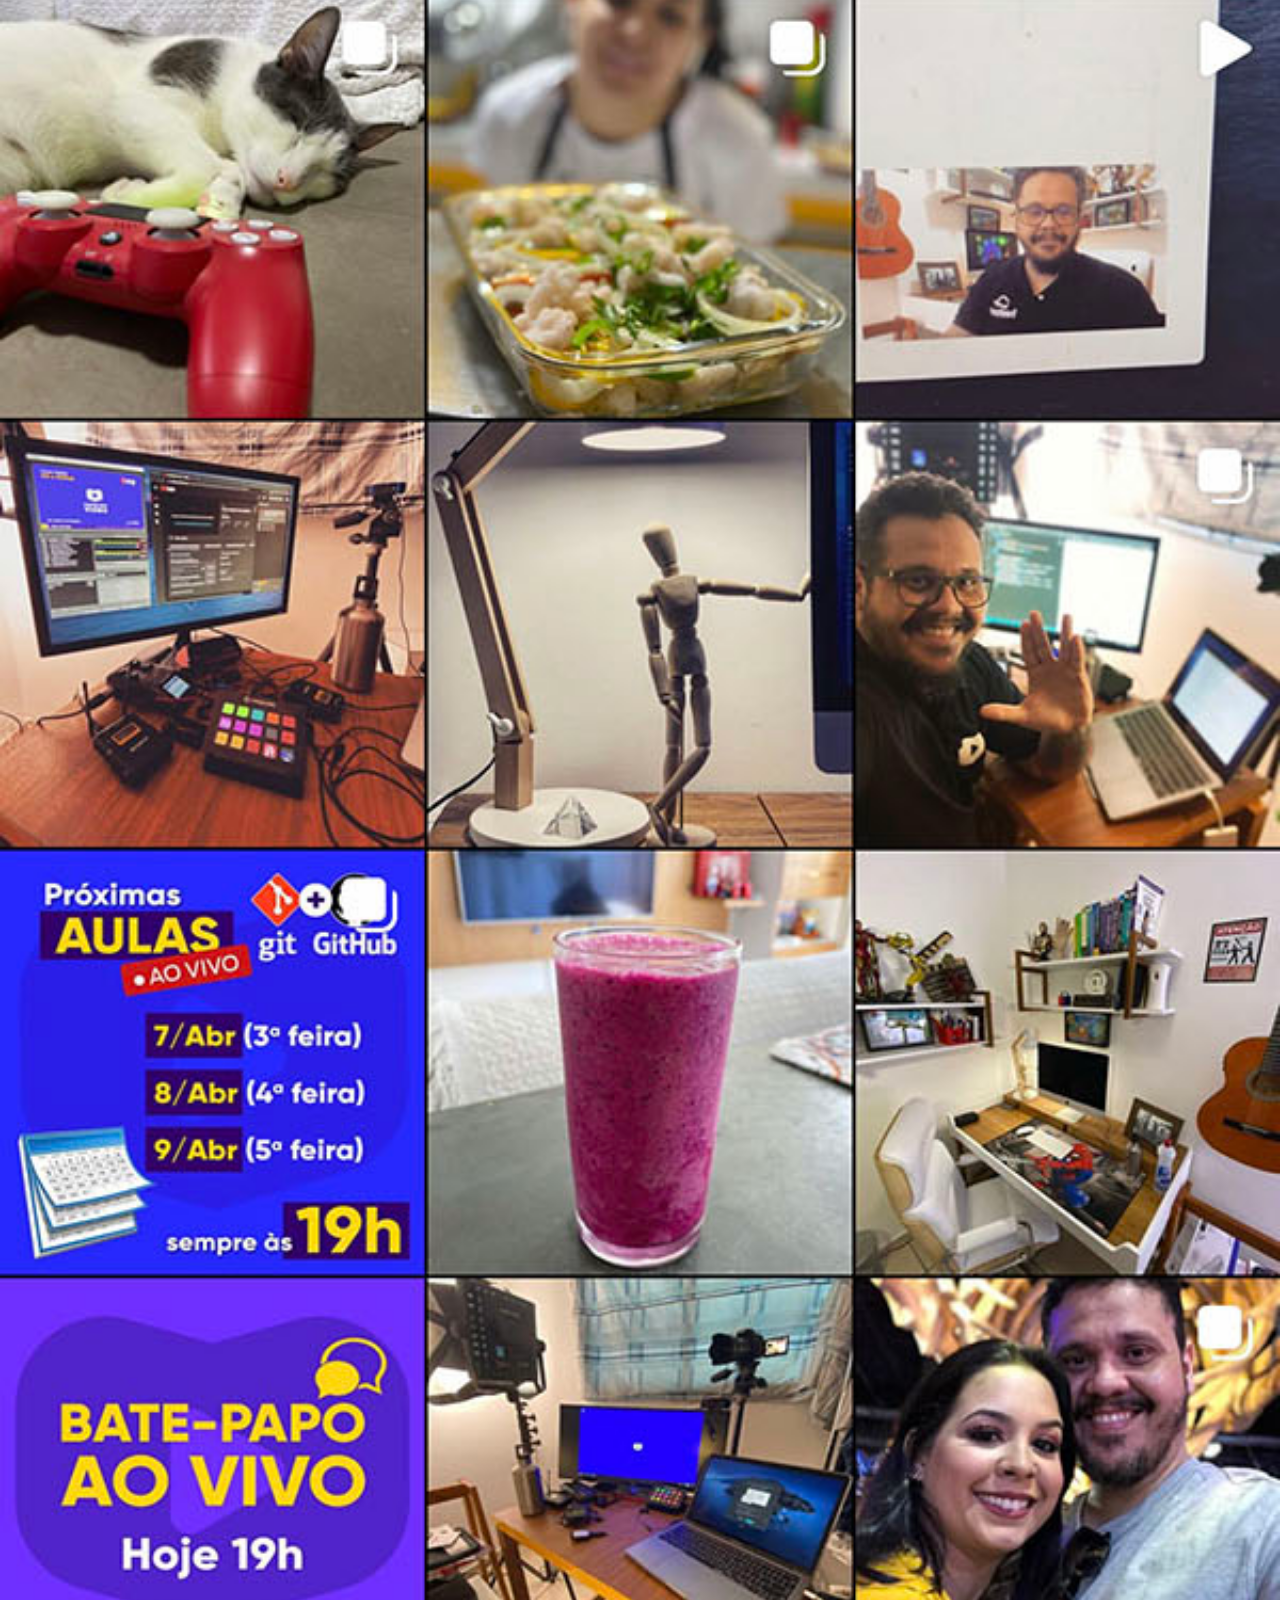
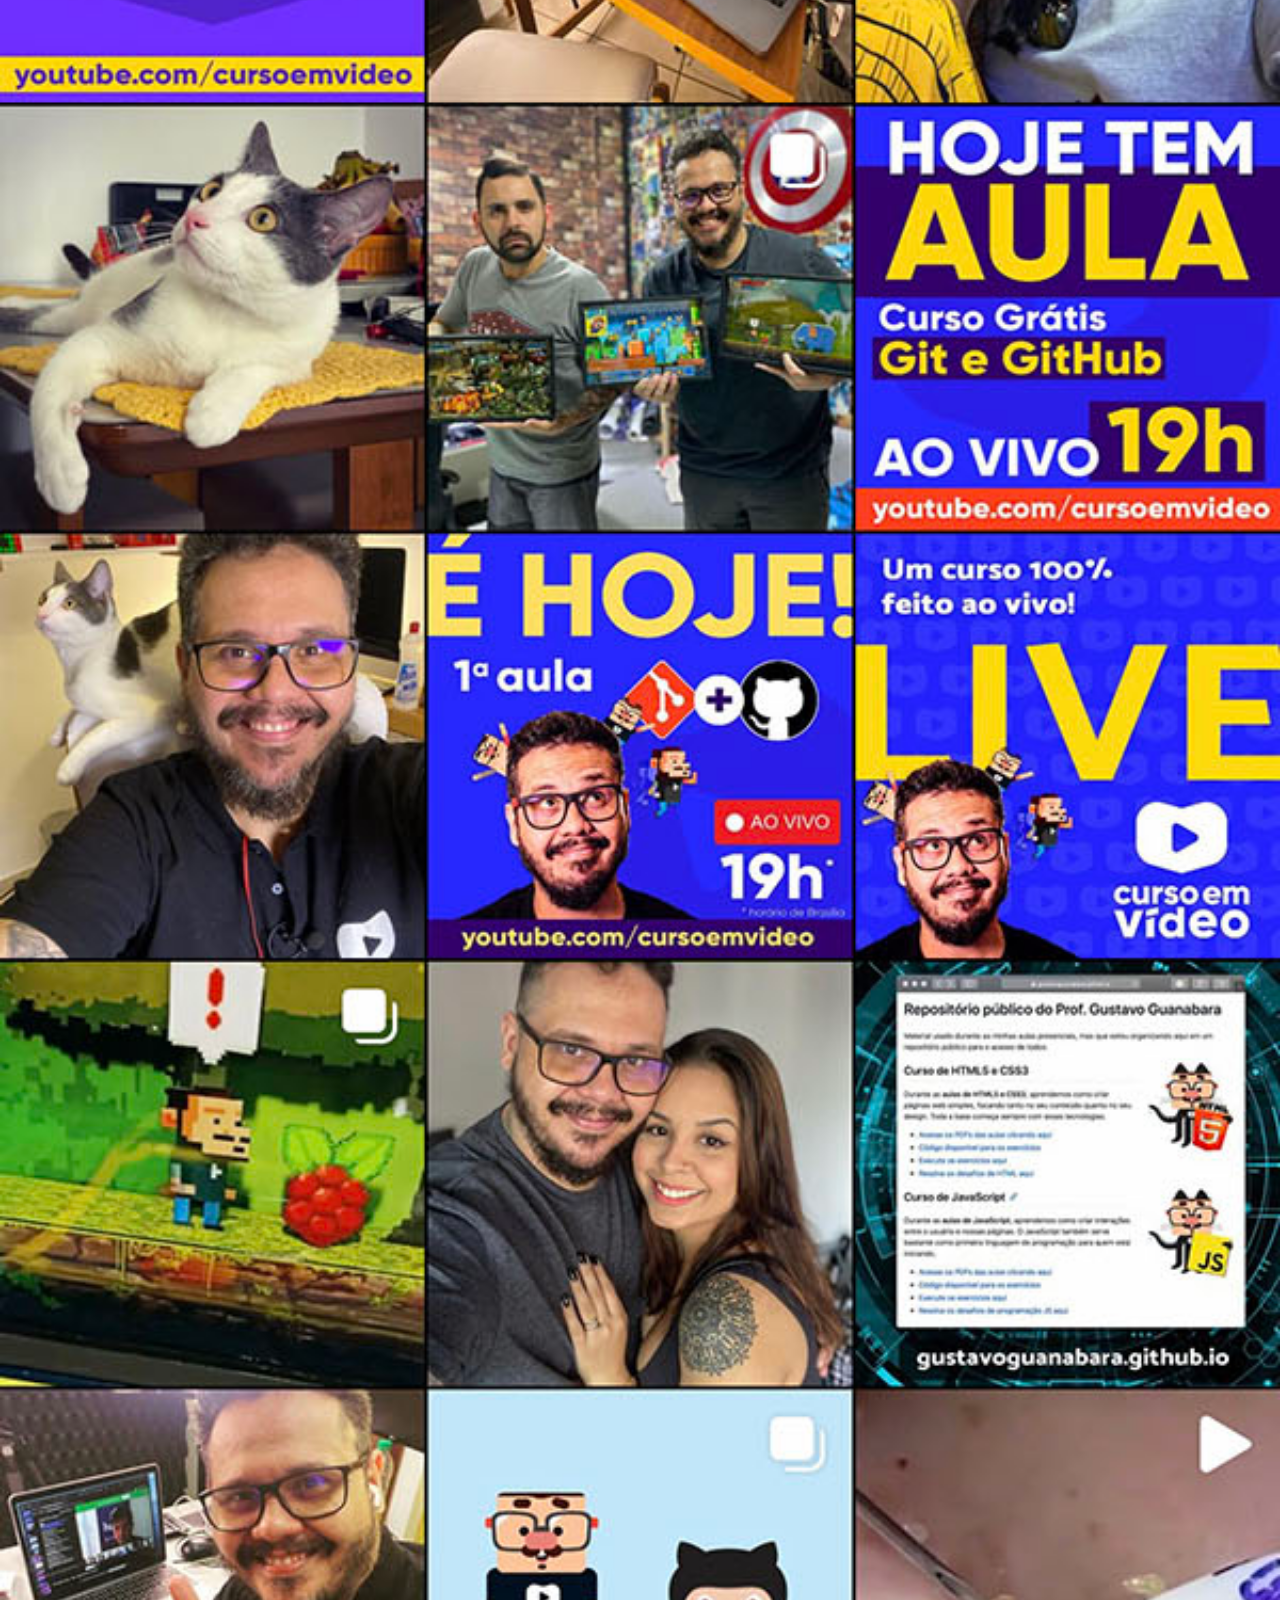
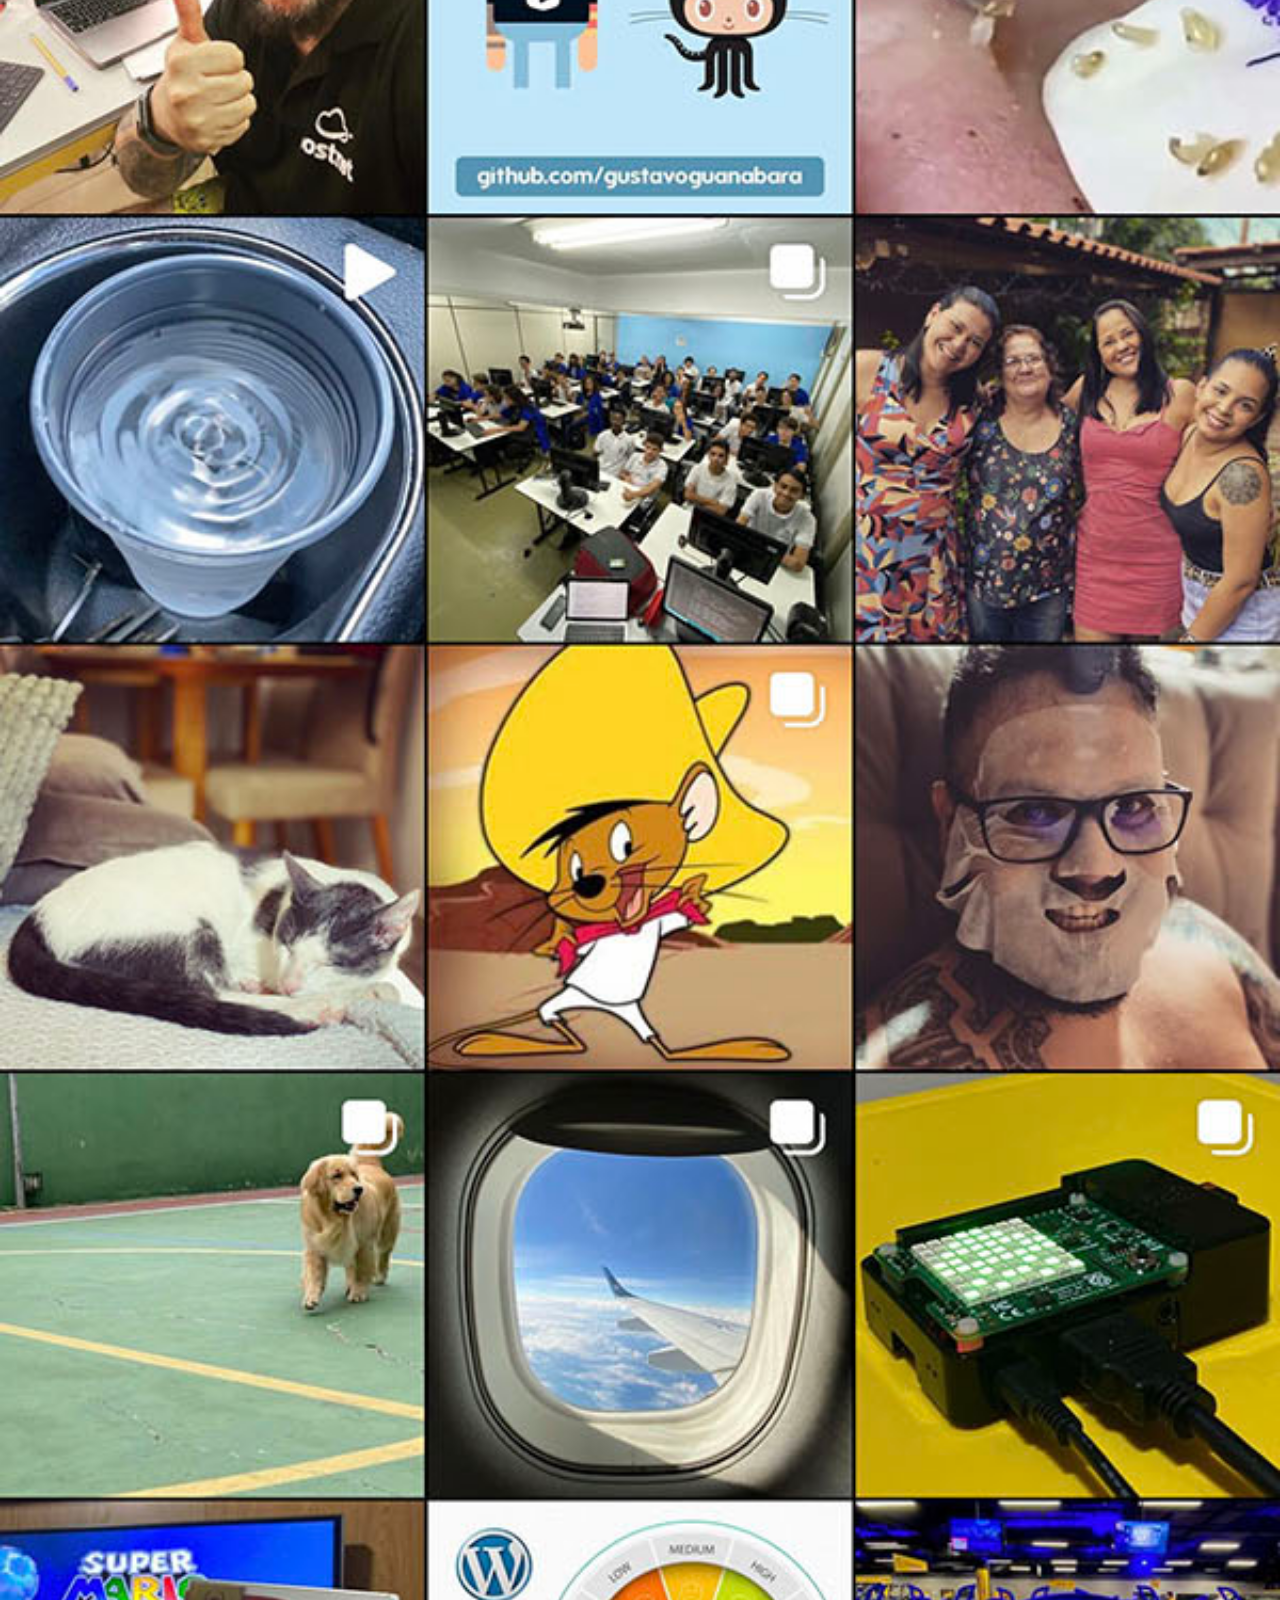
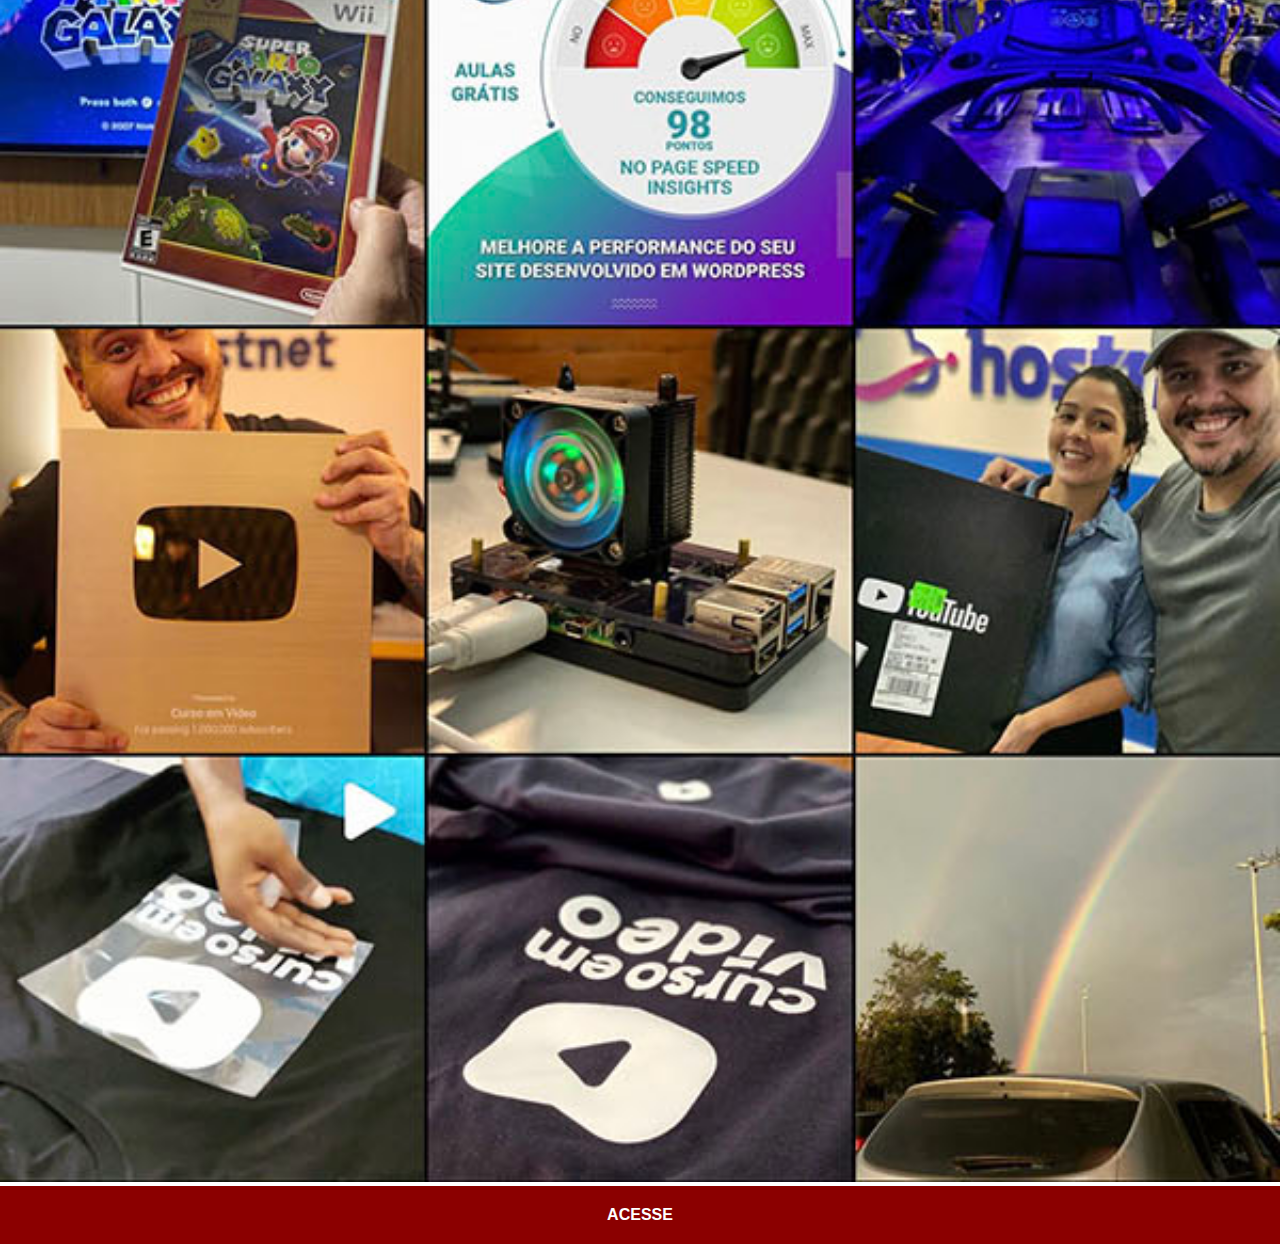
<file: instagram.html>
<!DOCTYPE html>
<html lang="pt-br">
<head>
    <meta charset="UTF-8">
    <meta name="viewport" content="width=device-width, initial-scale=1.0">
    <title>Instagram</title>
    <link rel="stylesheet" href="estilos/social.css">
</head>
<body>
    <img src="imagens/tela-instagram.jpg" alt="Instagram">
    <a href="https://www.instagram.com/gustavoguanabara/" target="_blank">ACESSE</a>
    
</body>
</html>
</file>
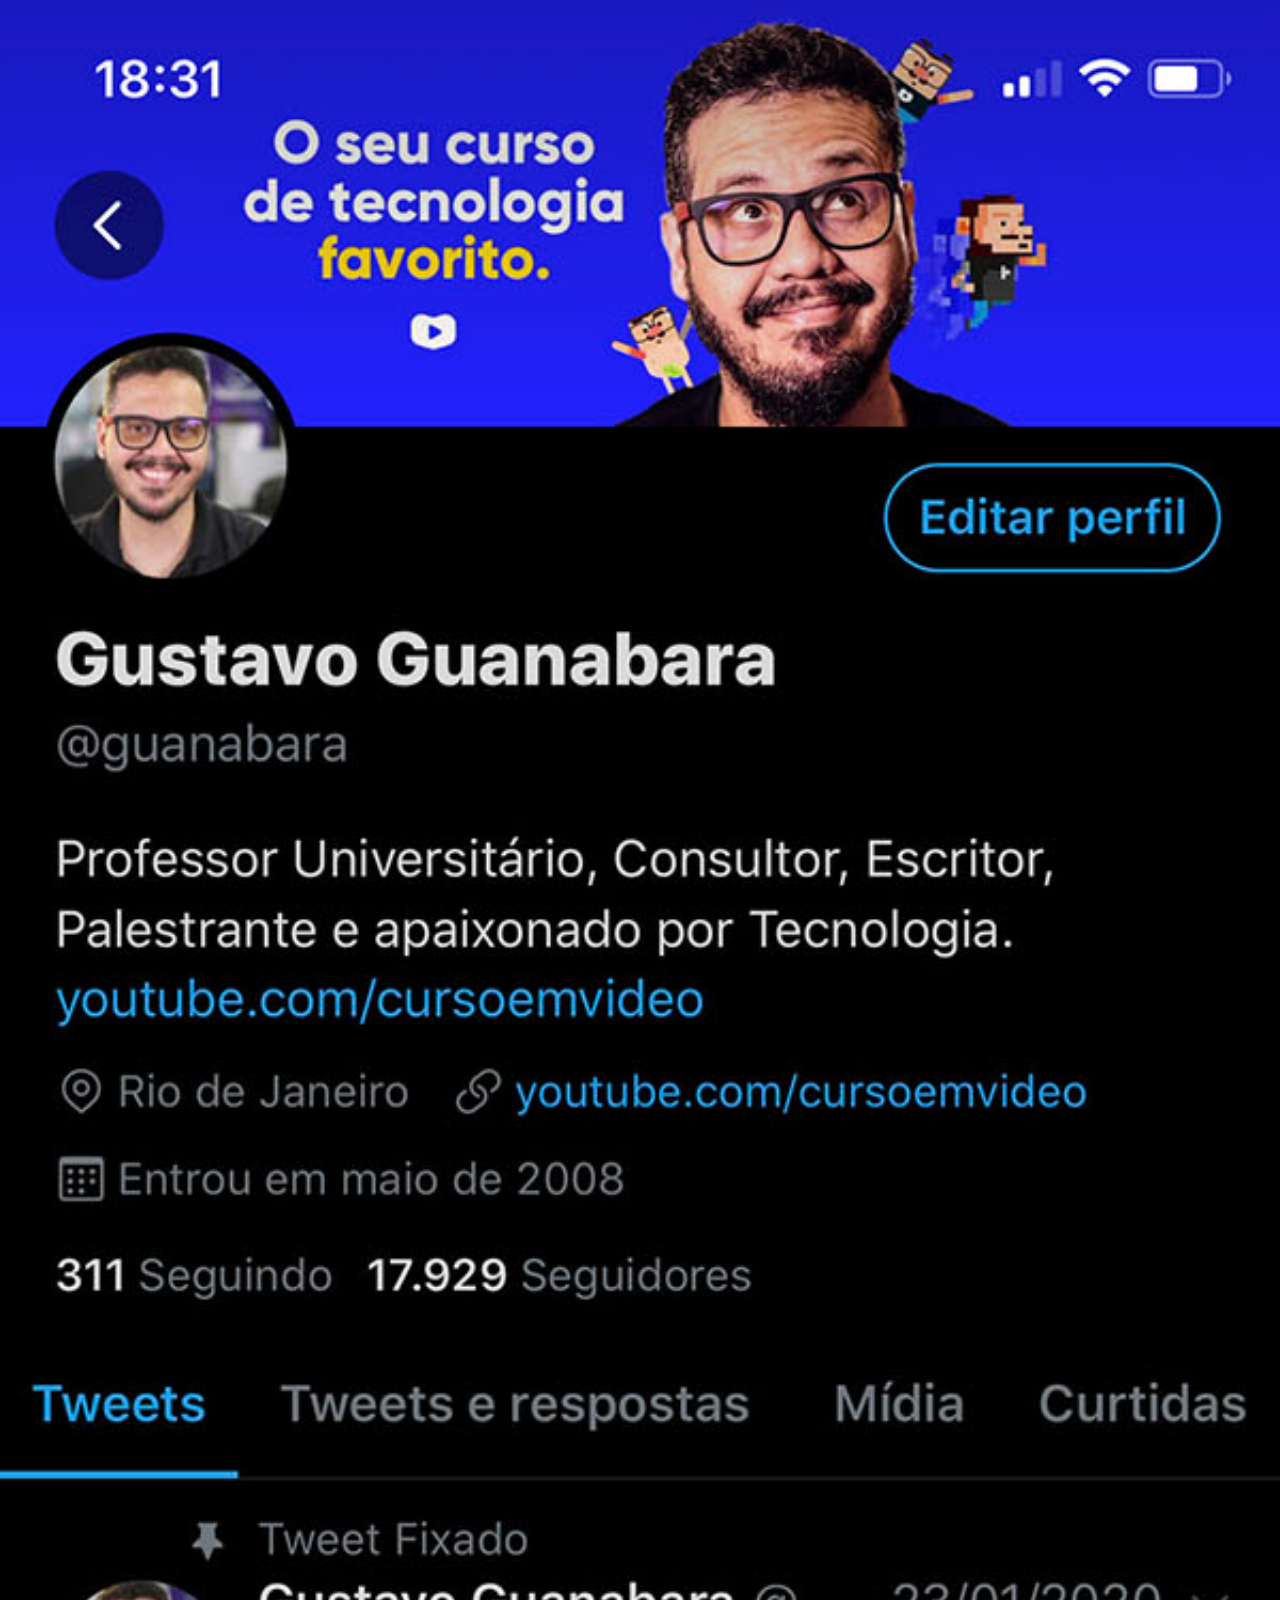
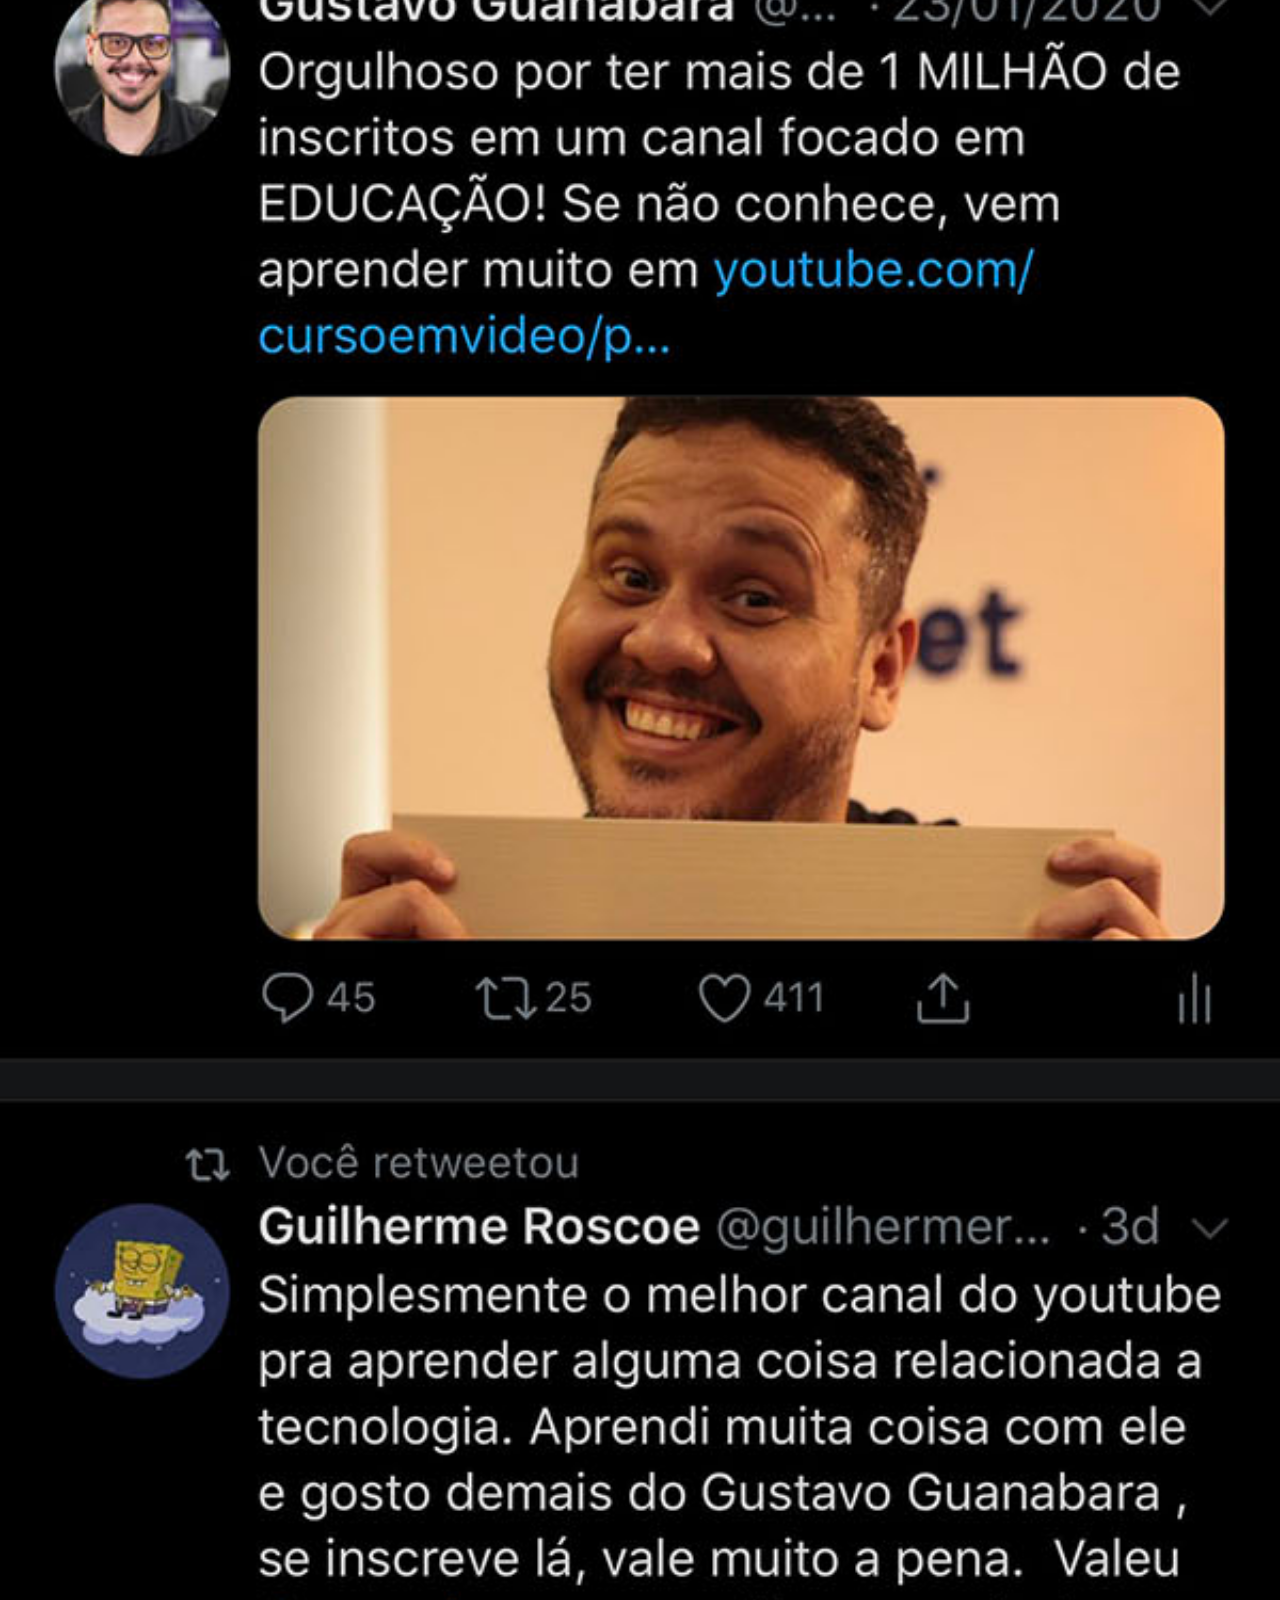
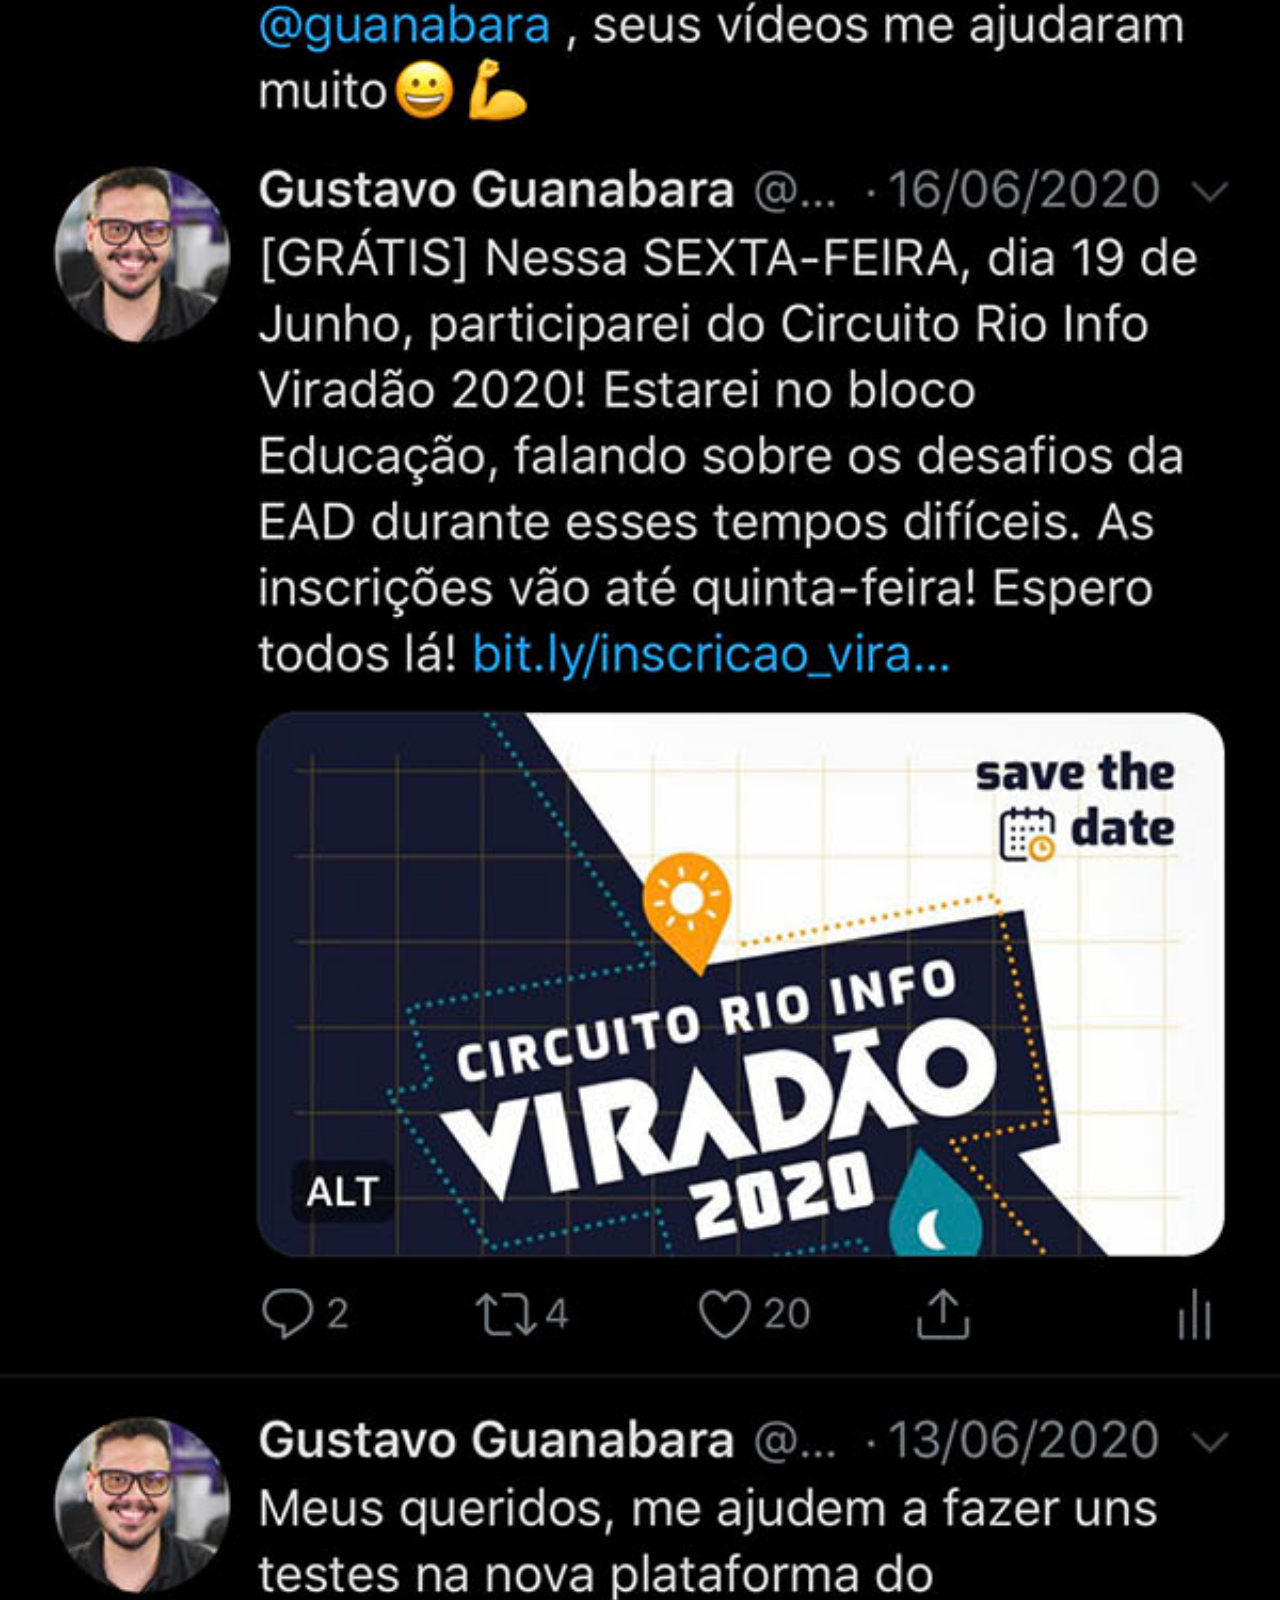
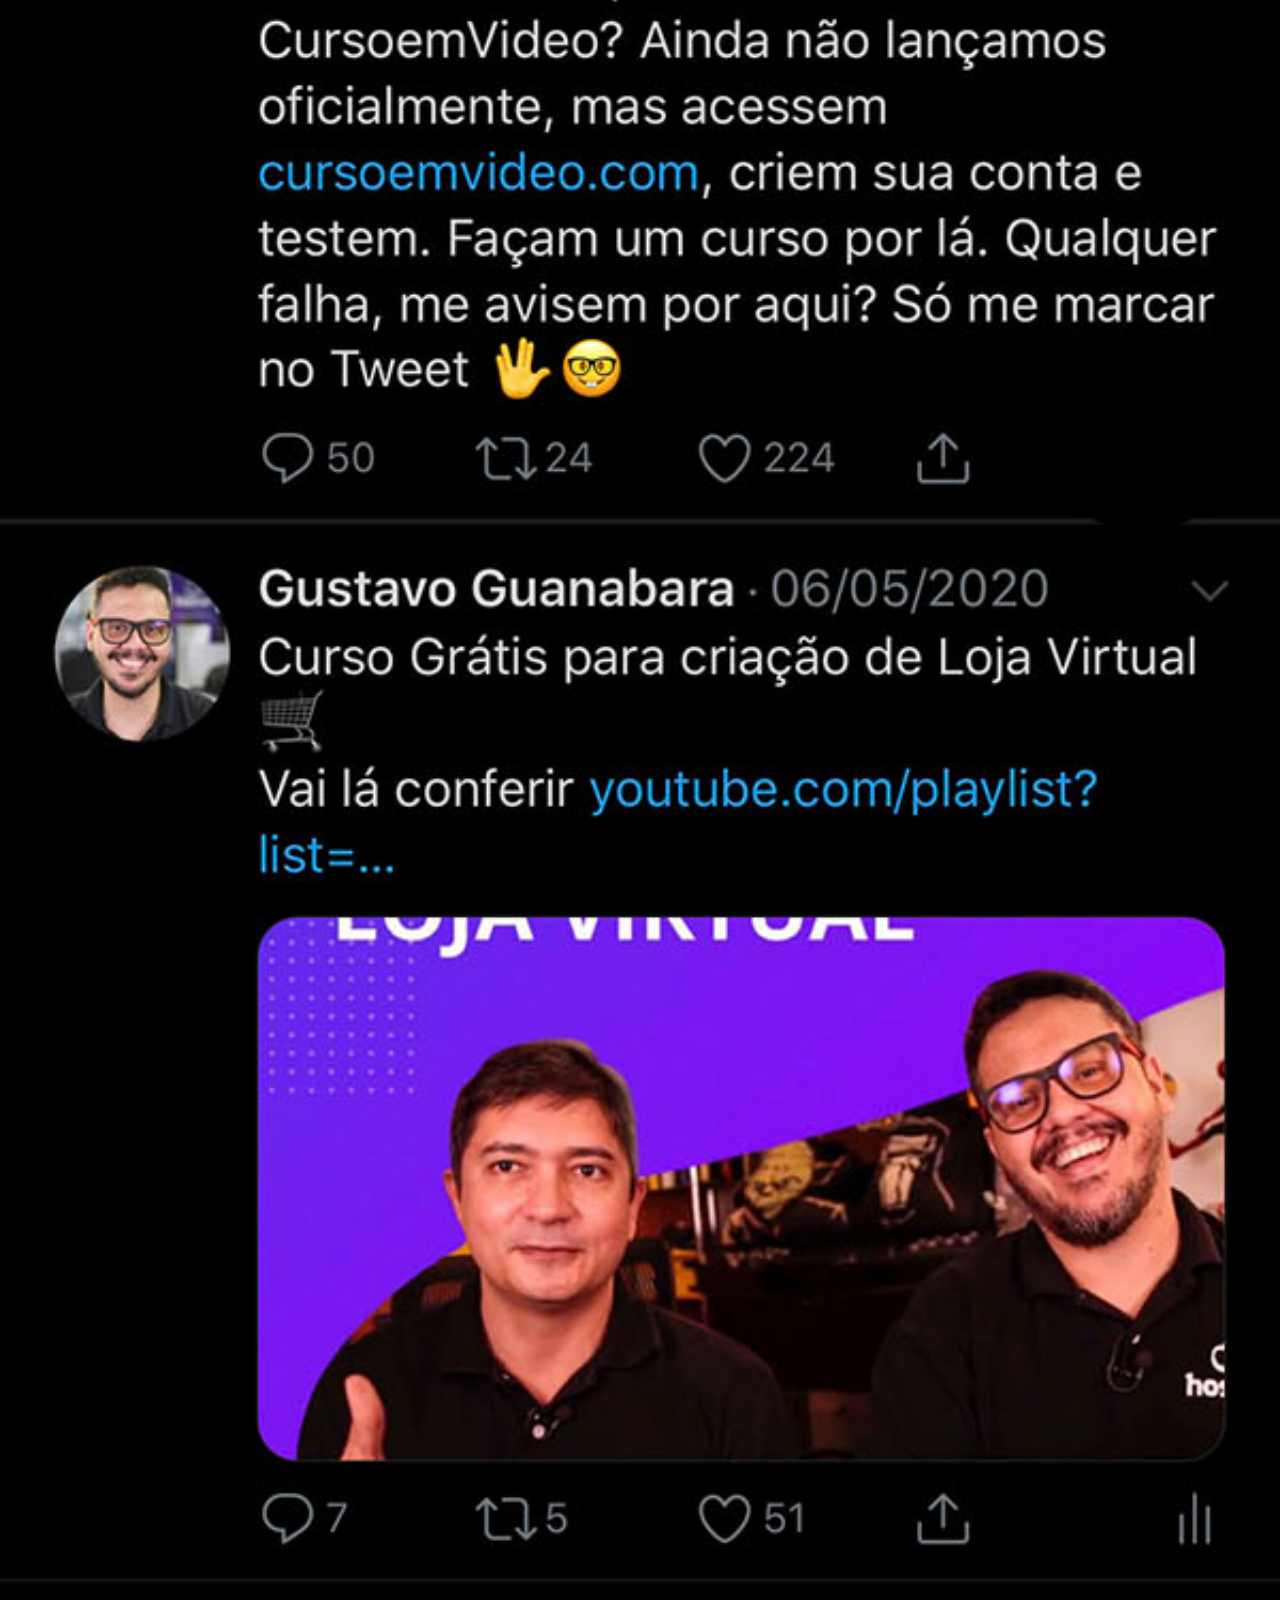
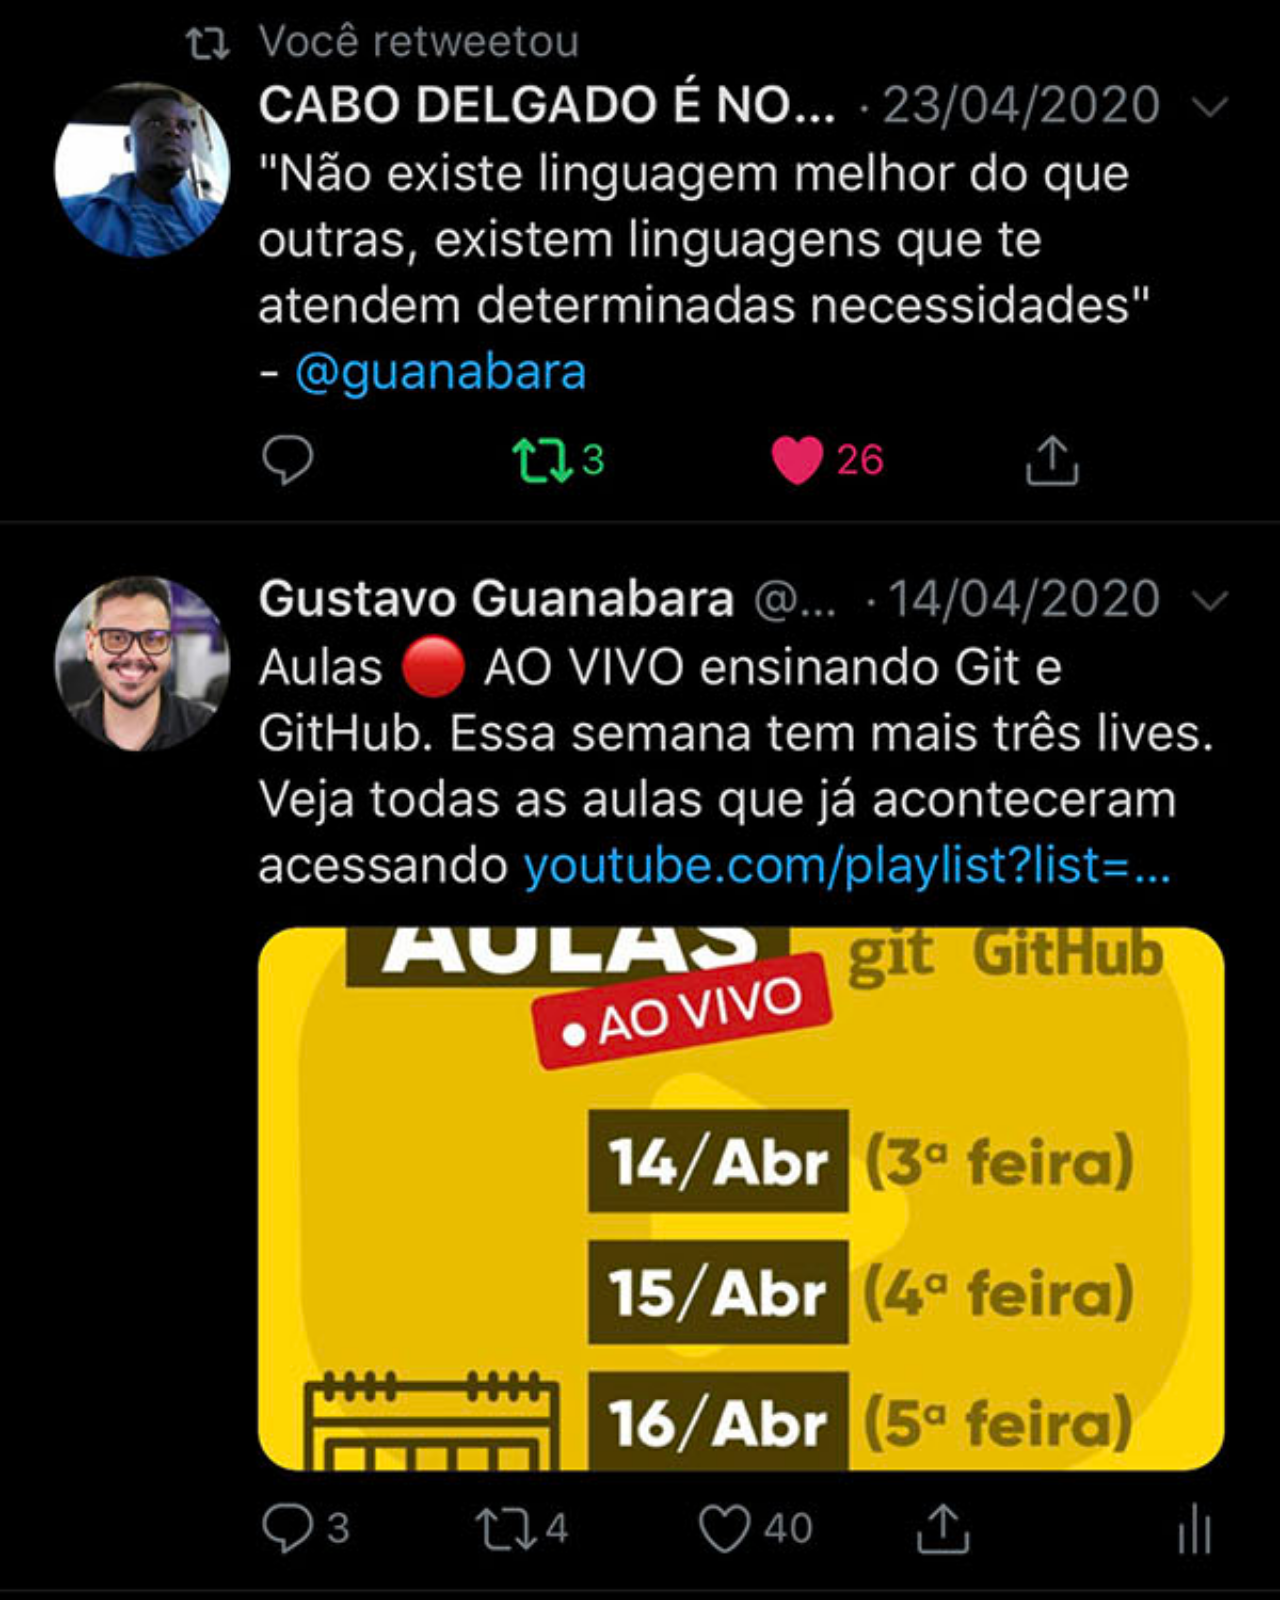
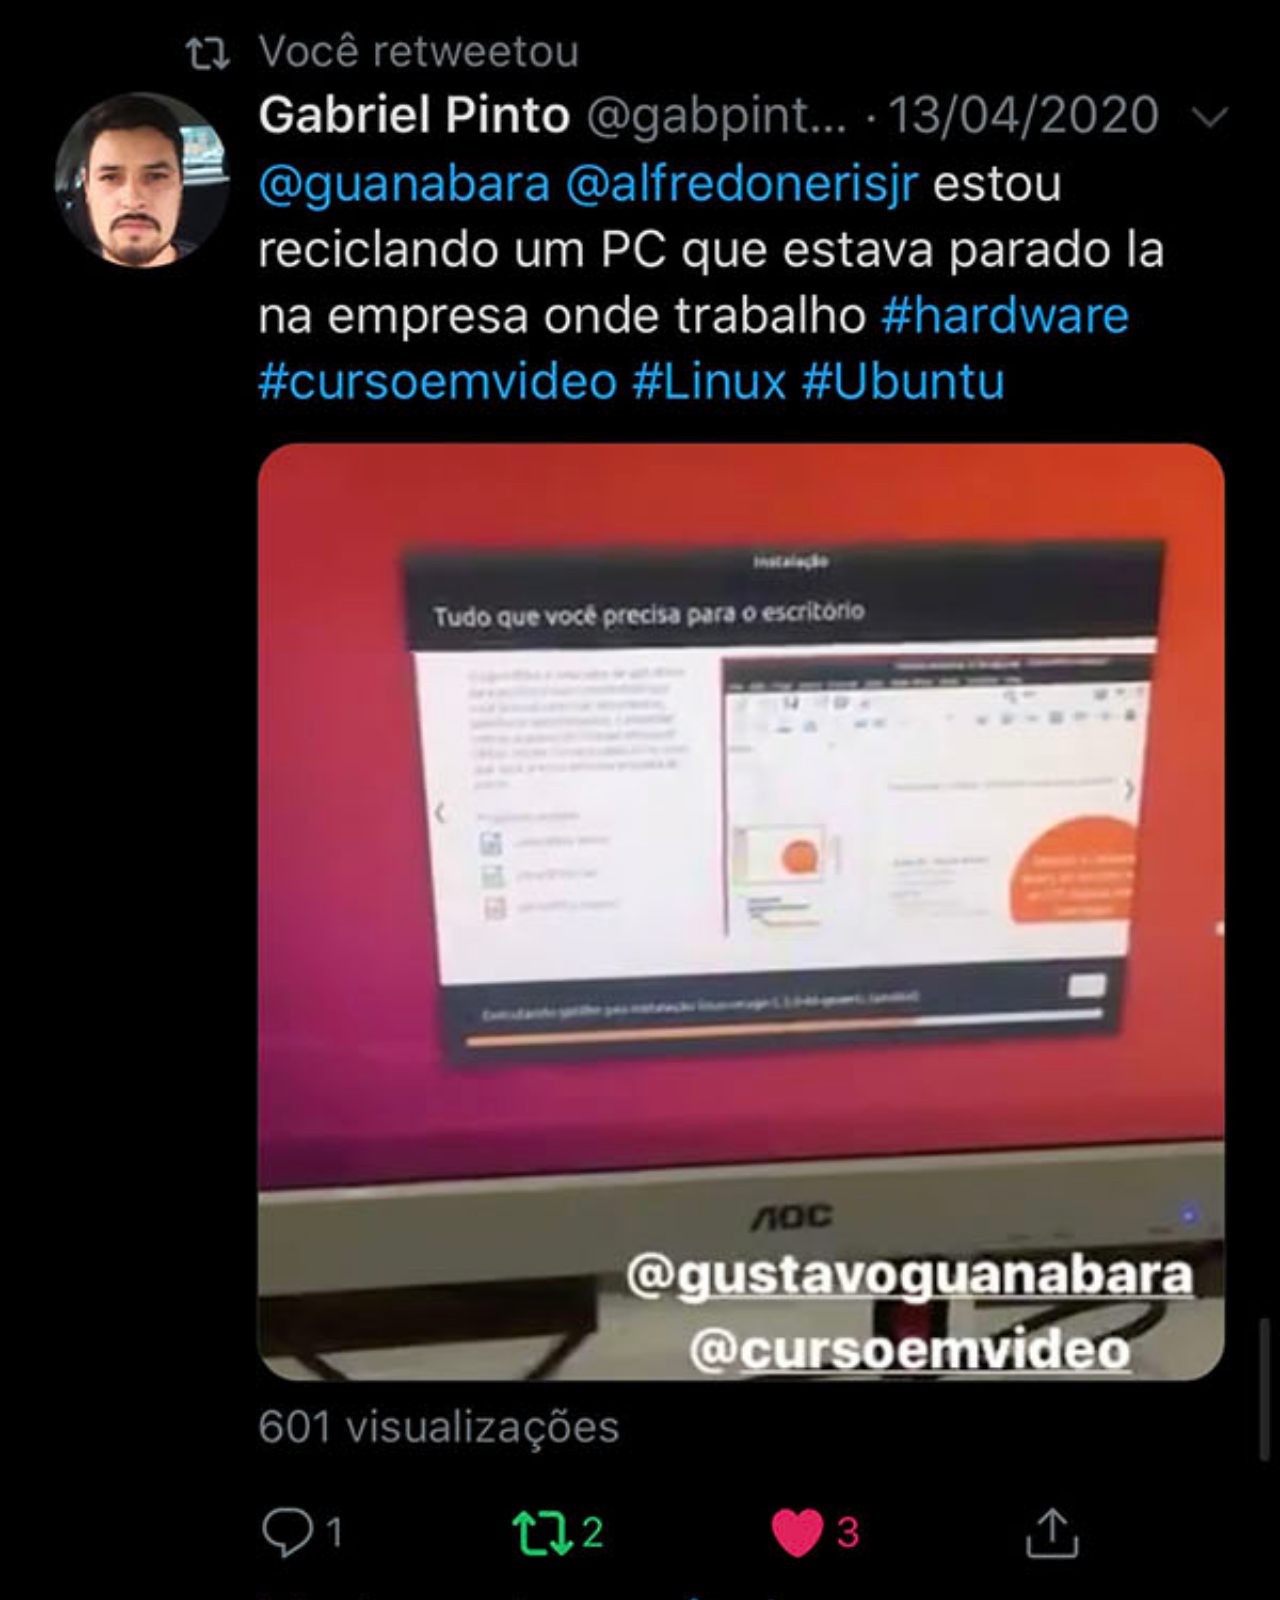
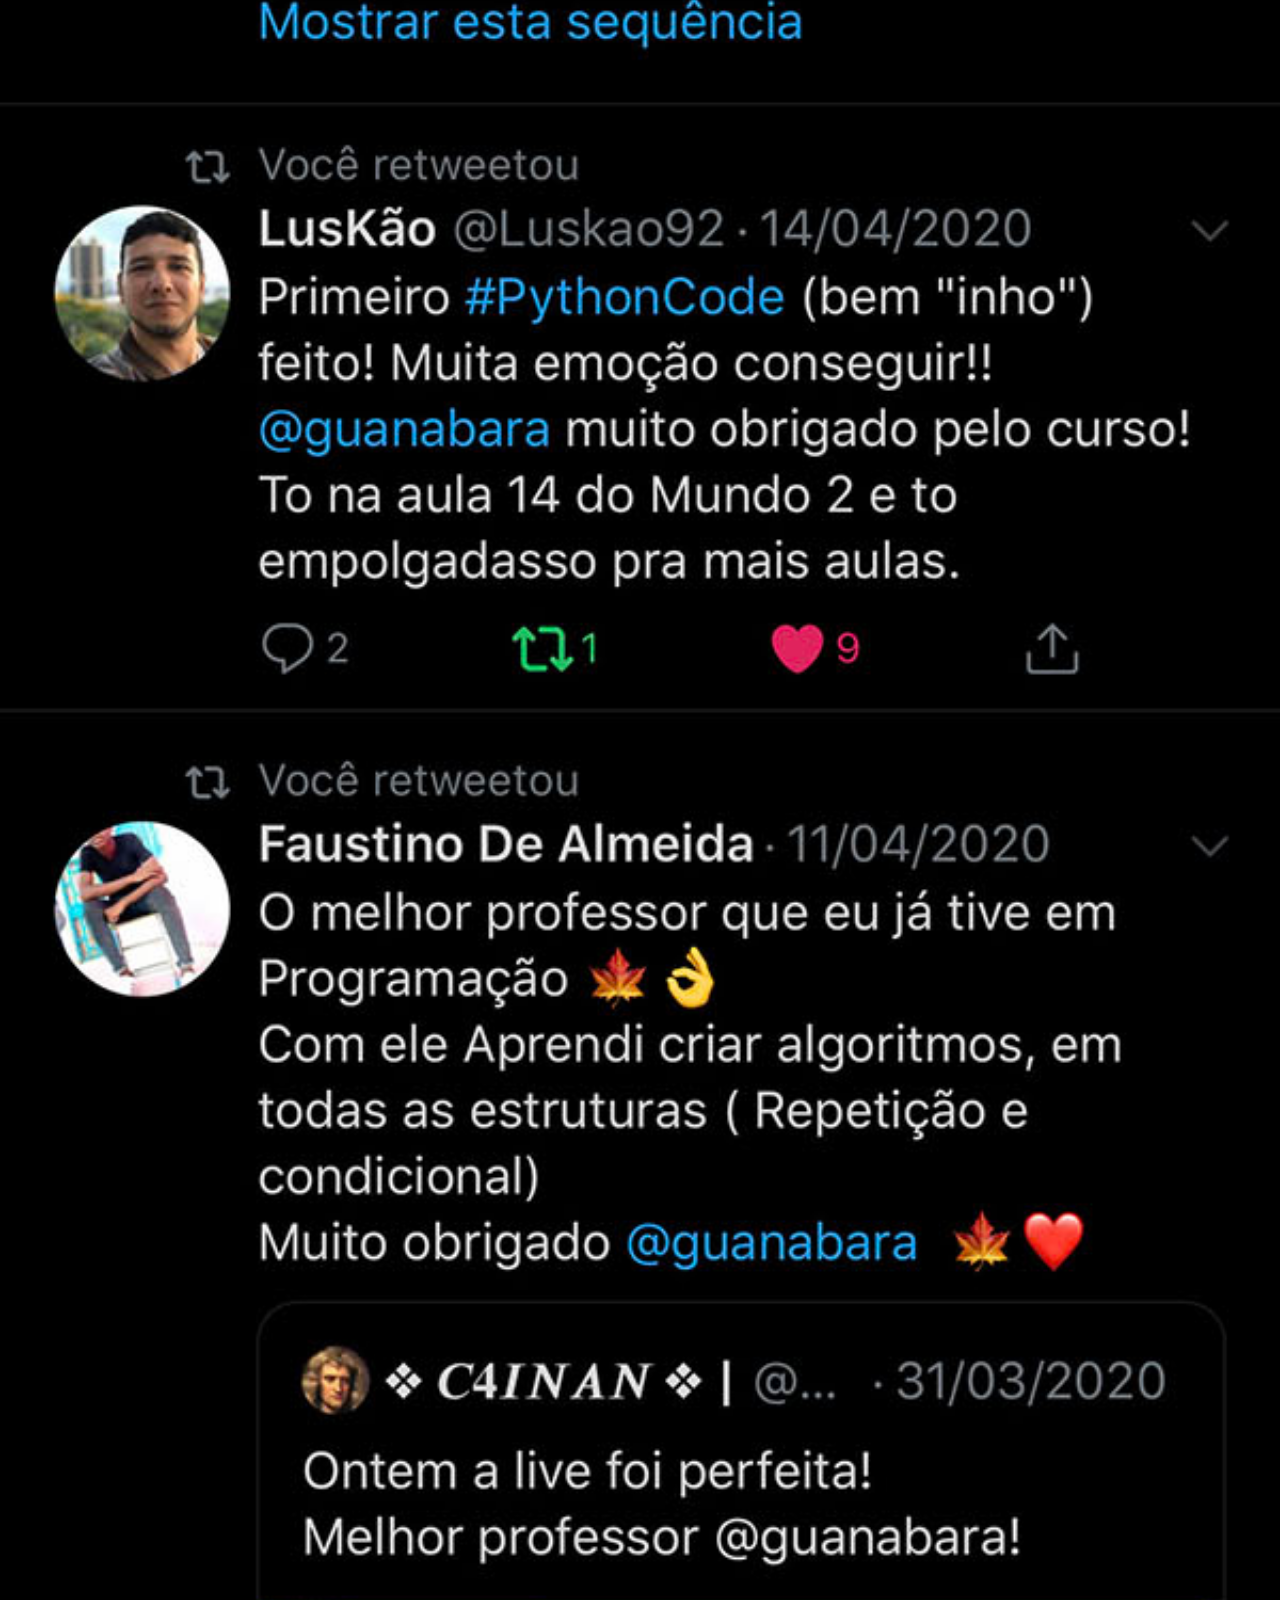
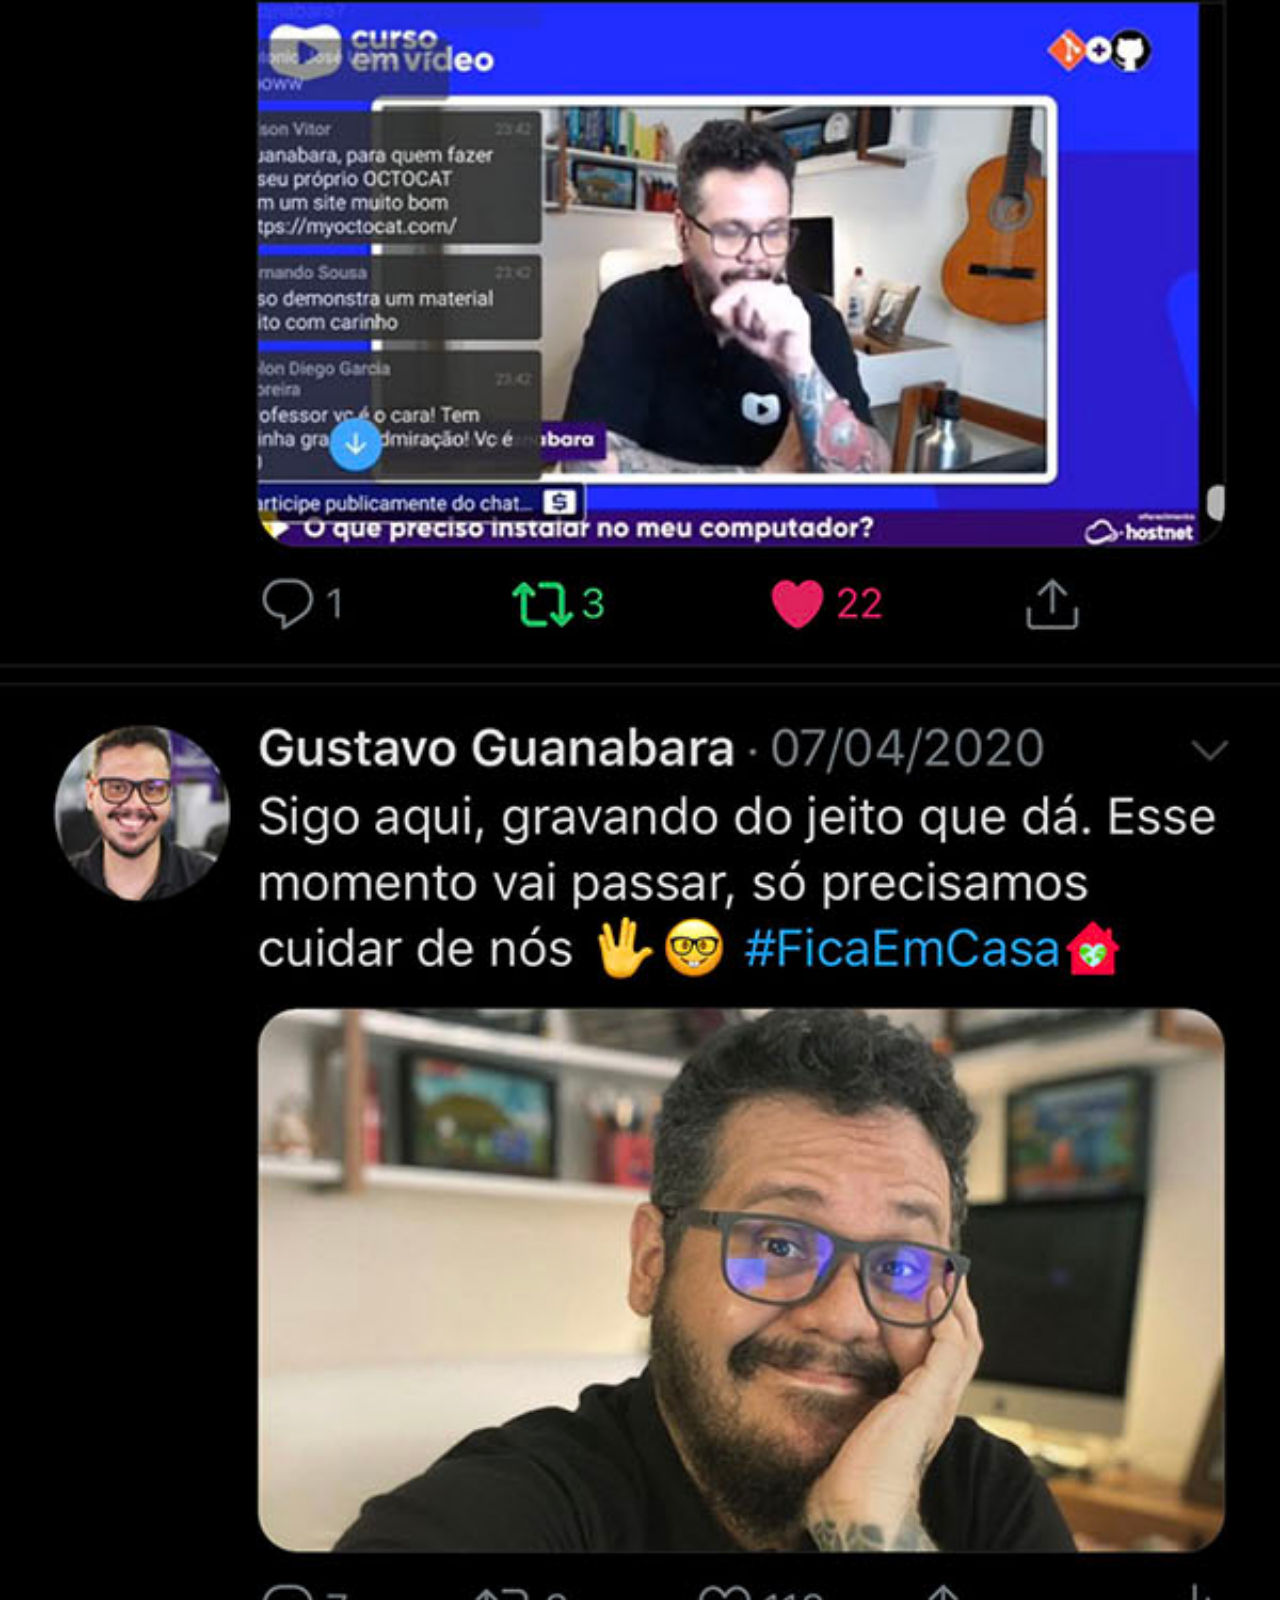
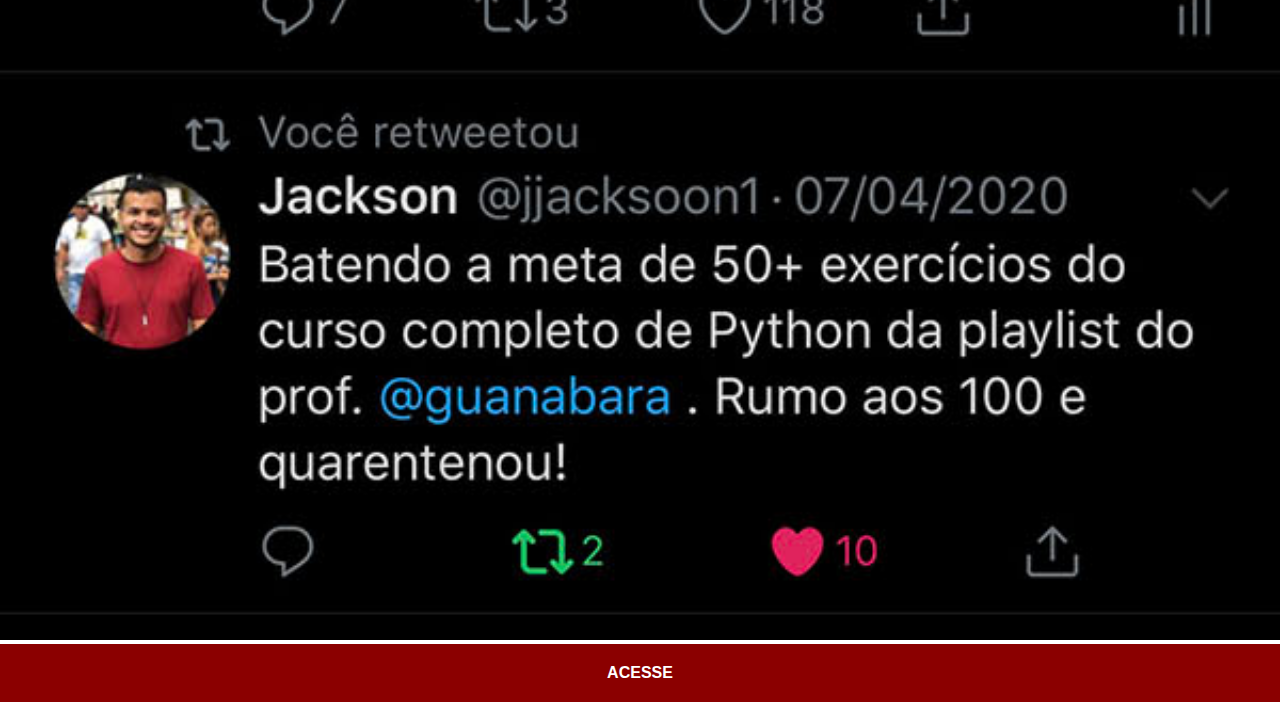
<file: twitter.html>
<!DOCTYPE html>
<html lang="pt-br">
<head>
    <meta charset="UTF-8">
    <meta name="viewport" content="width=device-width, initial-scale=1.0">
    <title>Twitter</title>
    <link rel="stylesheet" href="estilos/social.css">
</head>
<body>
    <img src="imagens/tela-twitter.jpg" alt="Twitter">
    <a href="https://twitter.com/guanabara?ref_src=twsrc%5Egoogle%7Ctwcamp%5Eserp%7Ctwgr%5Eauthor" target="_blank">ACESSE</a>
    
</body>
</html>
</file>
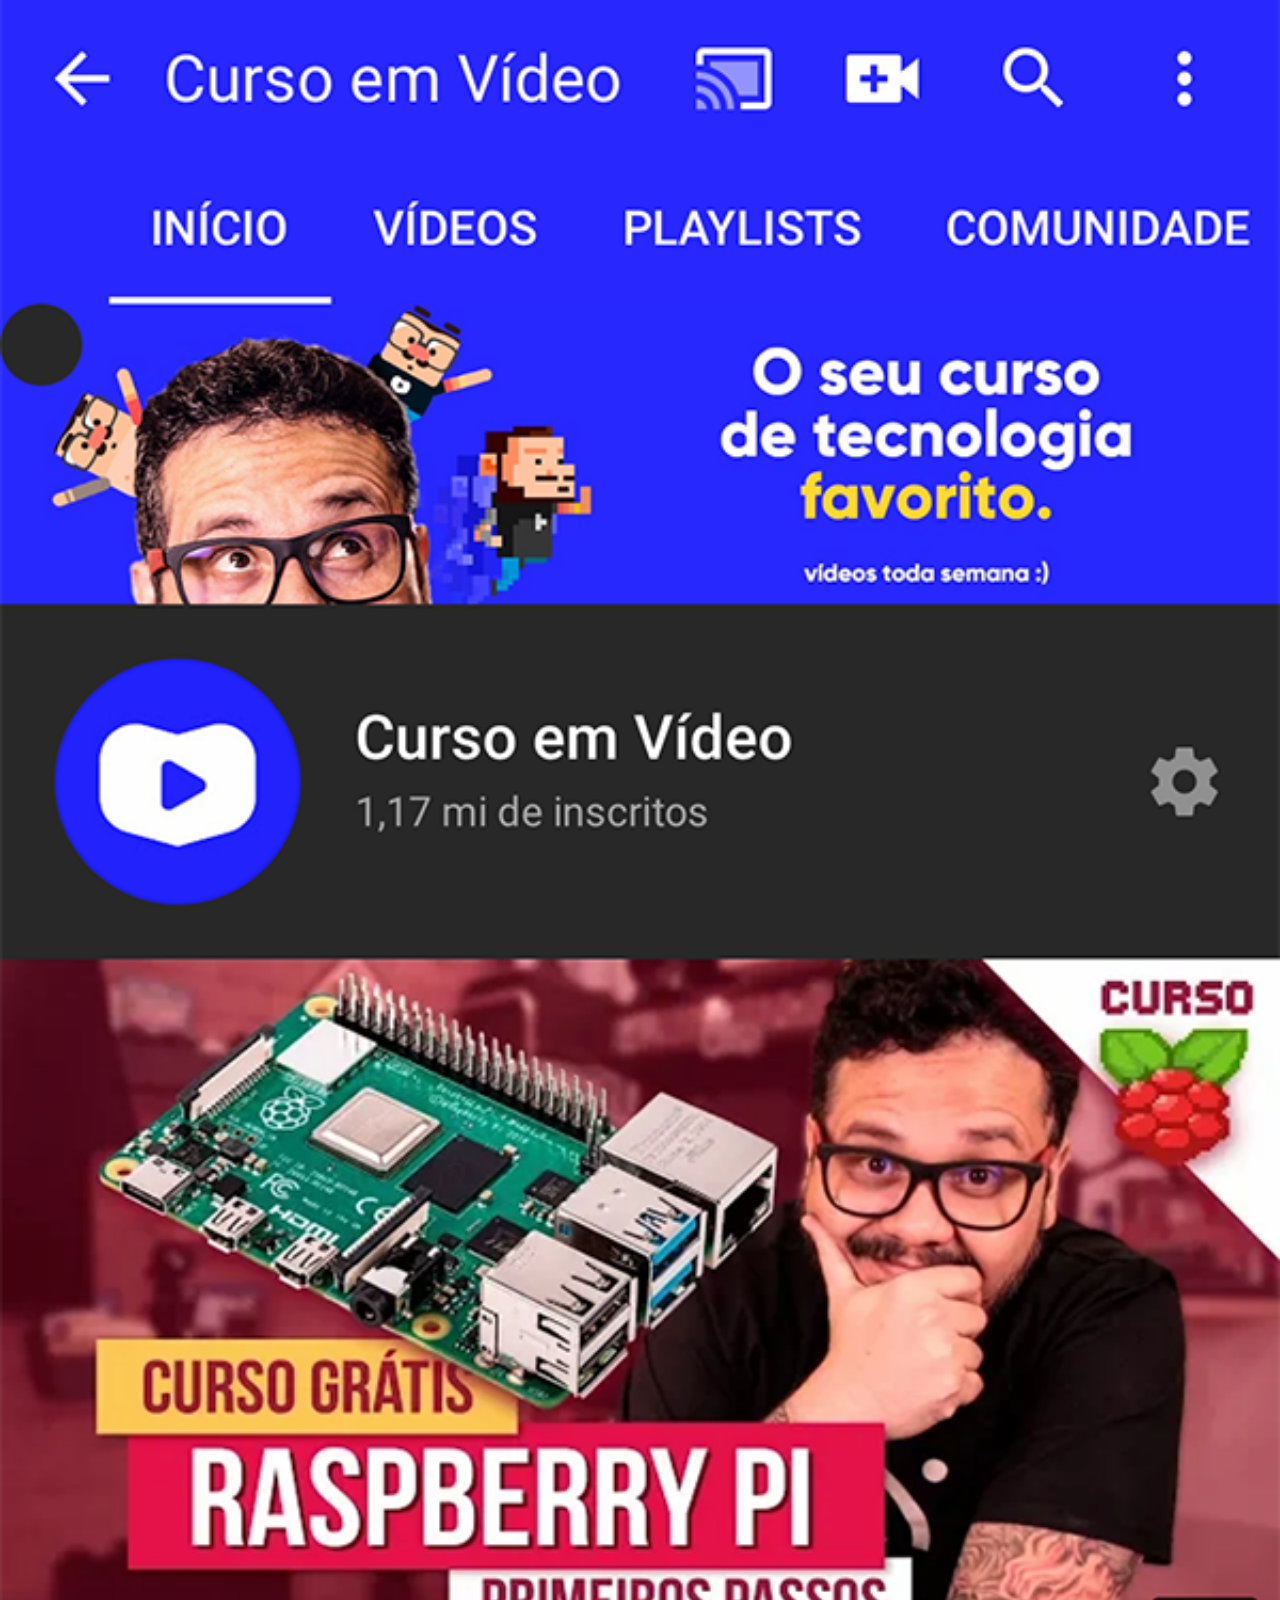
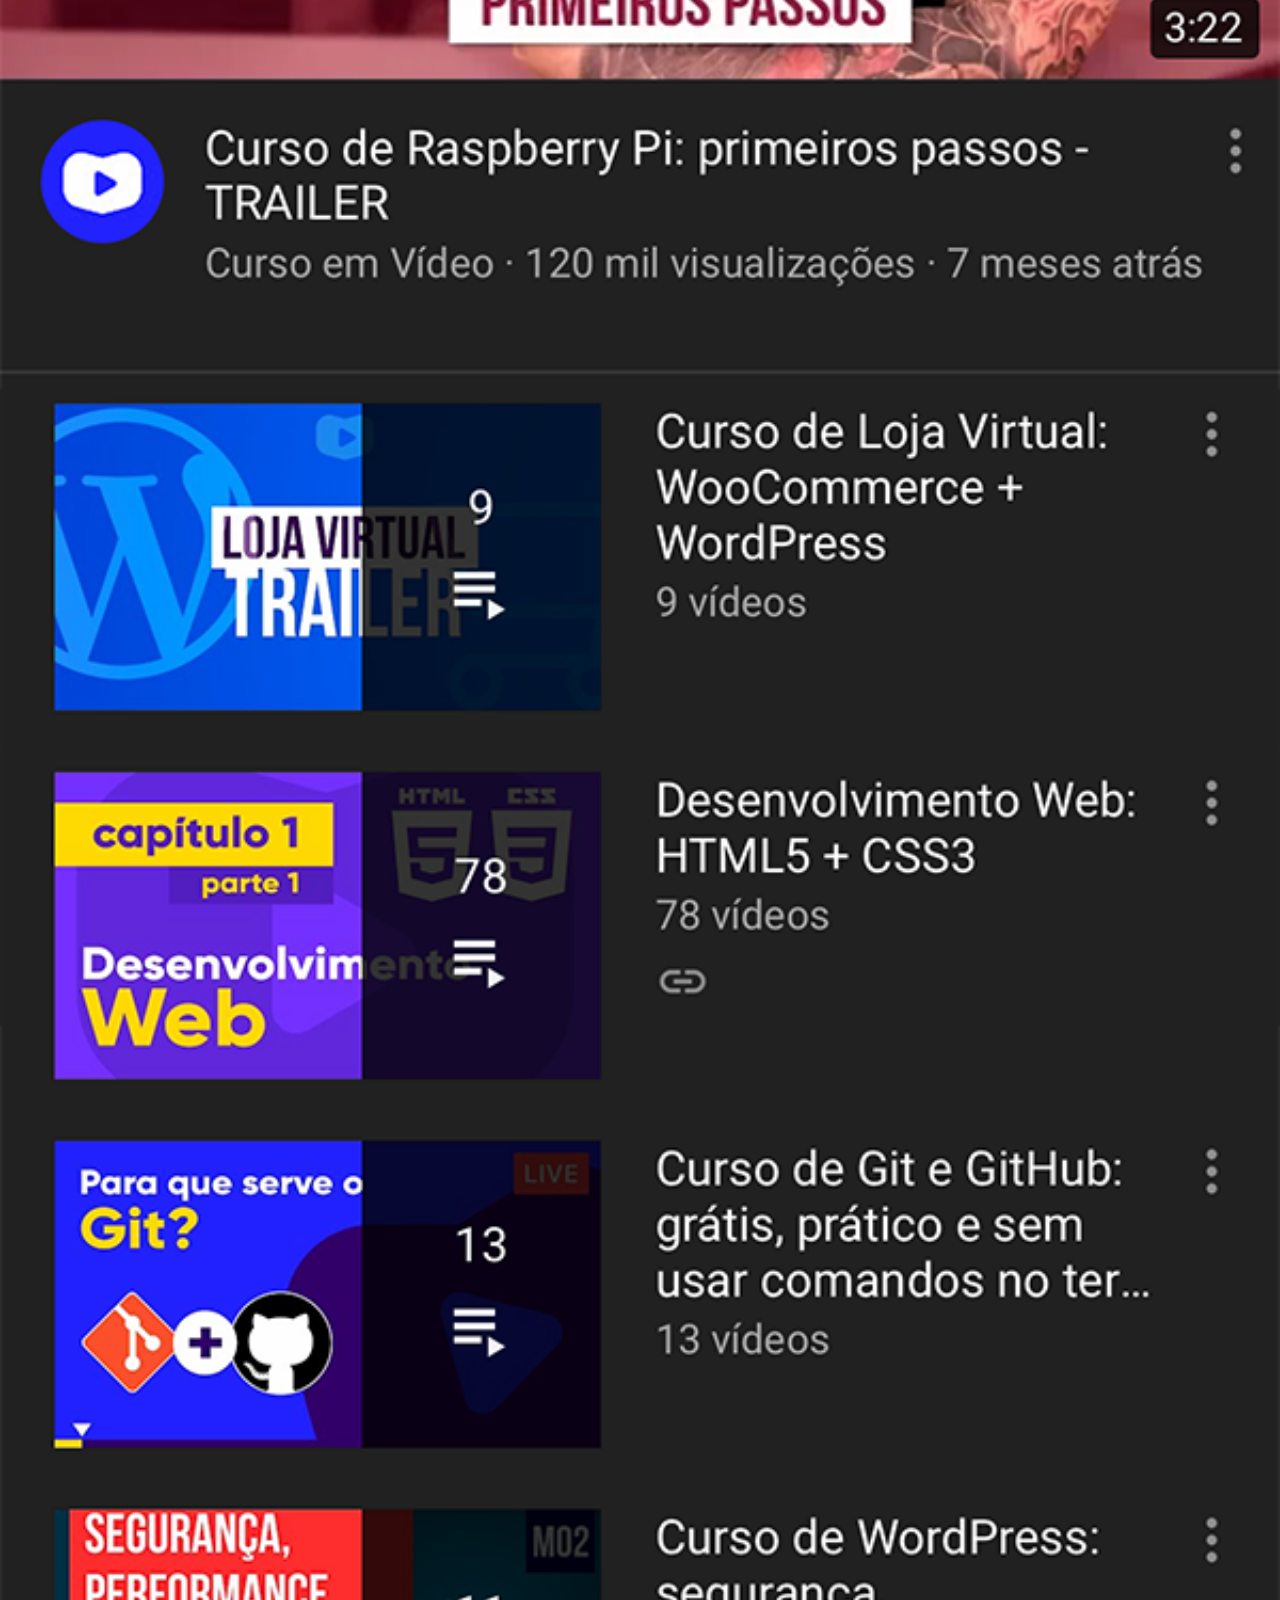
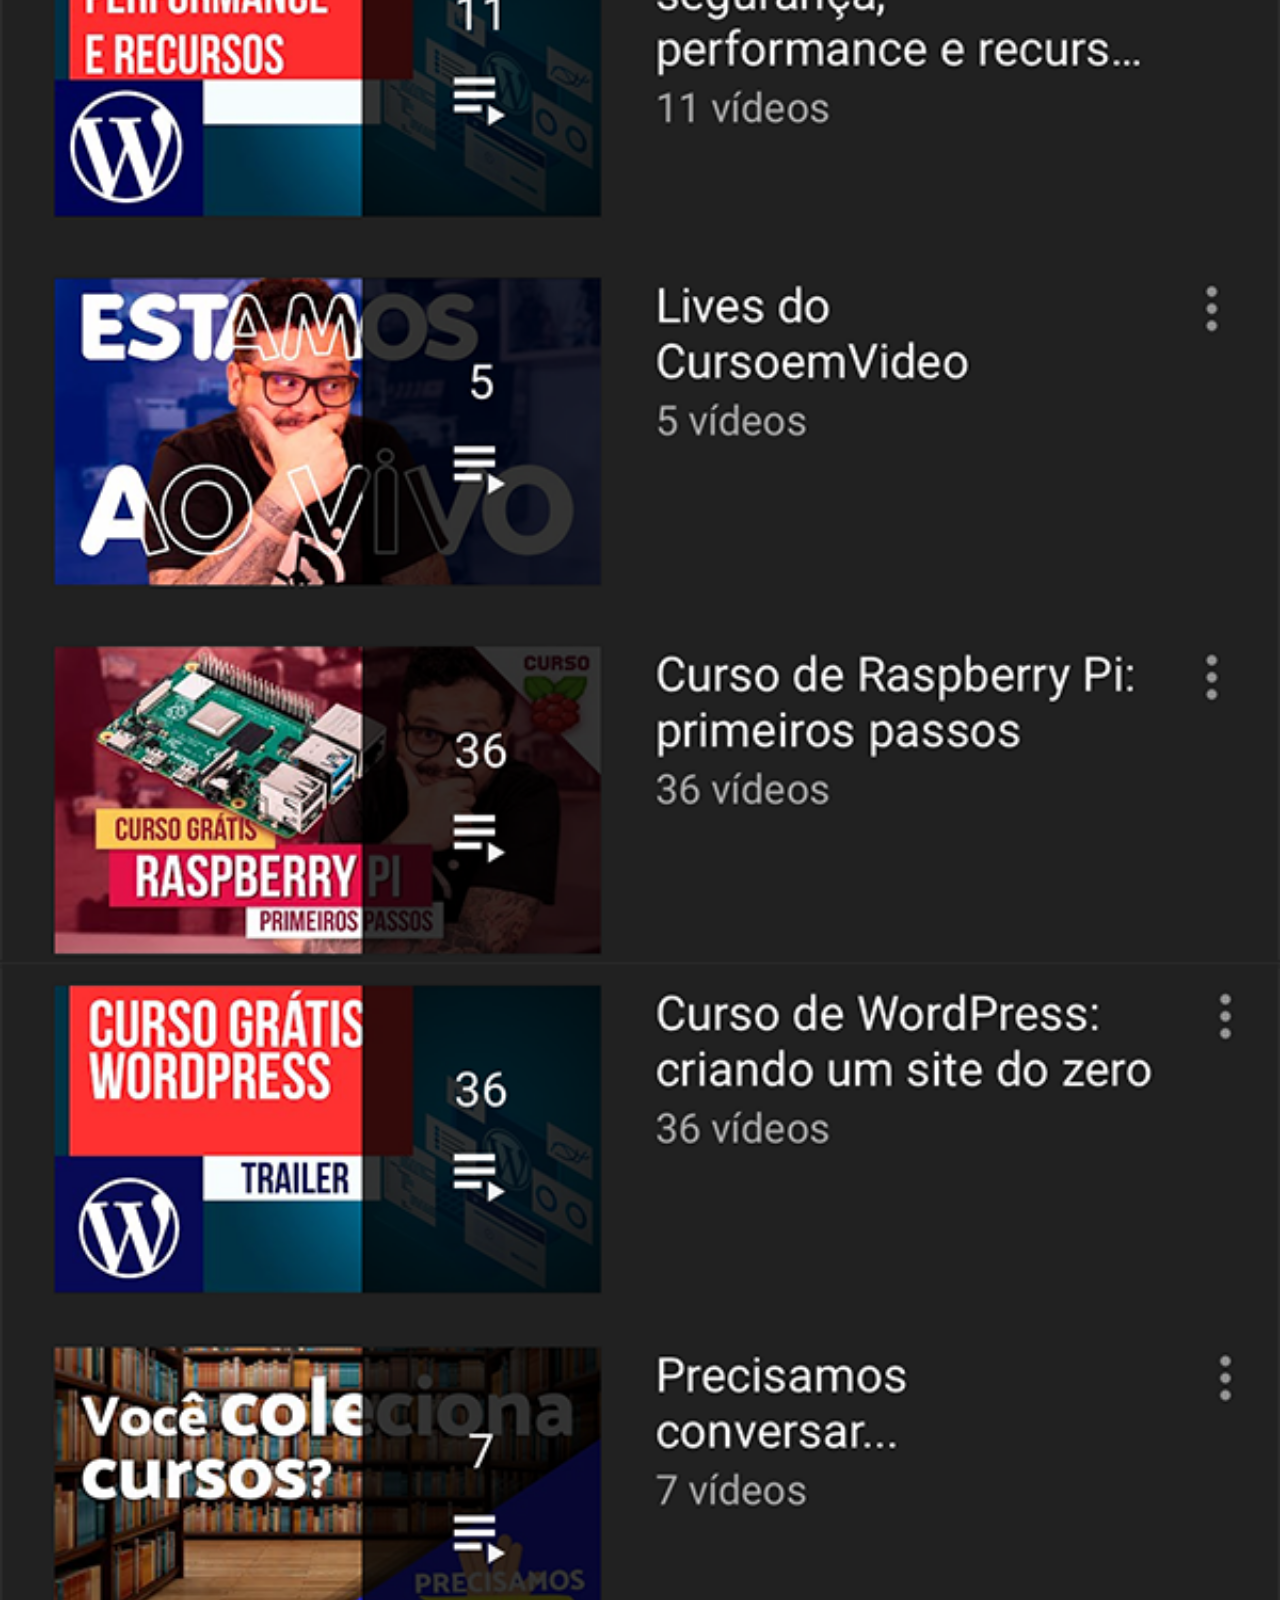
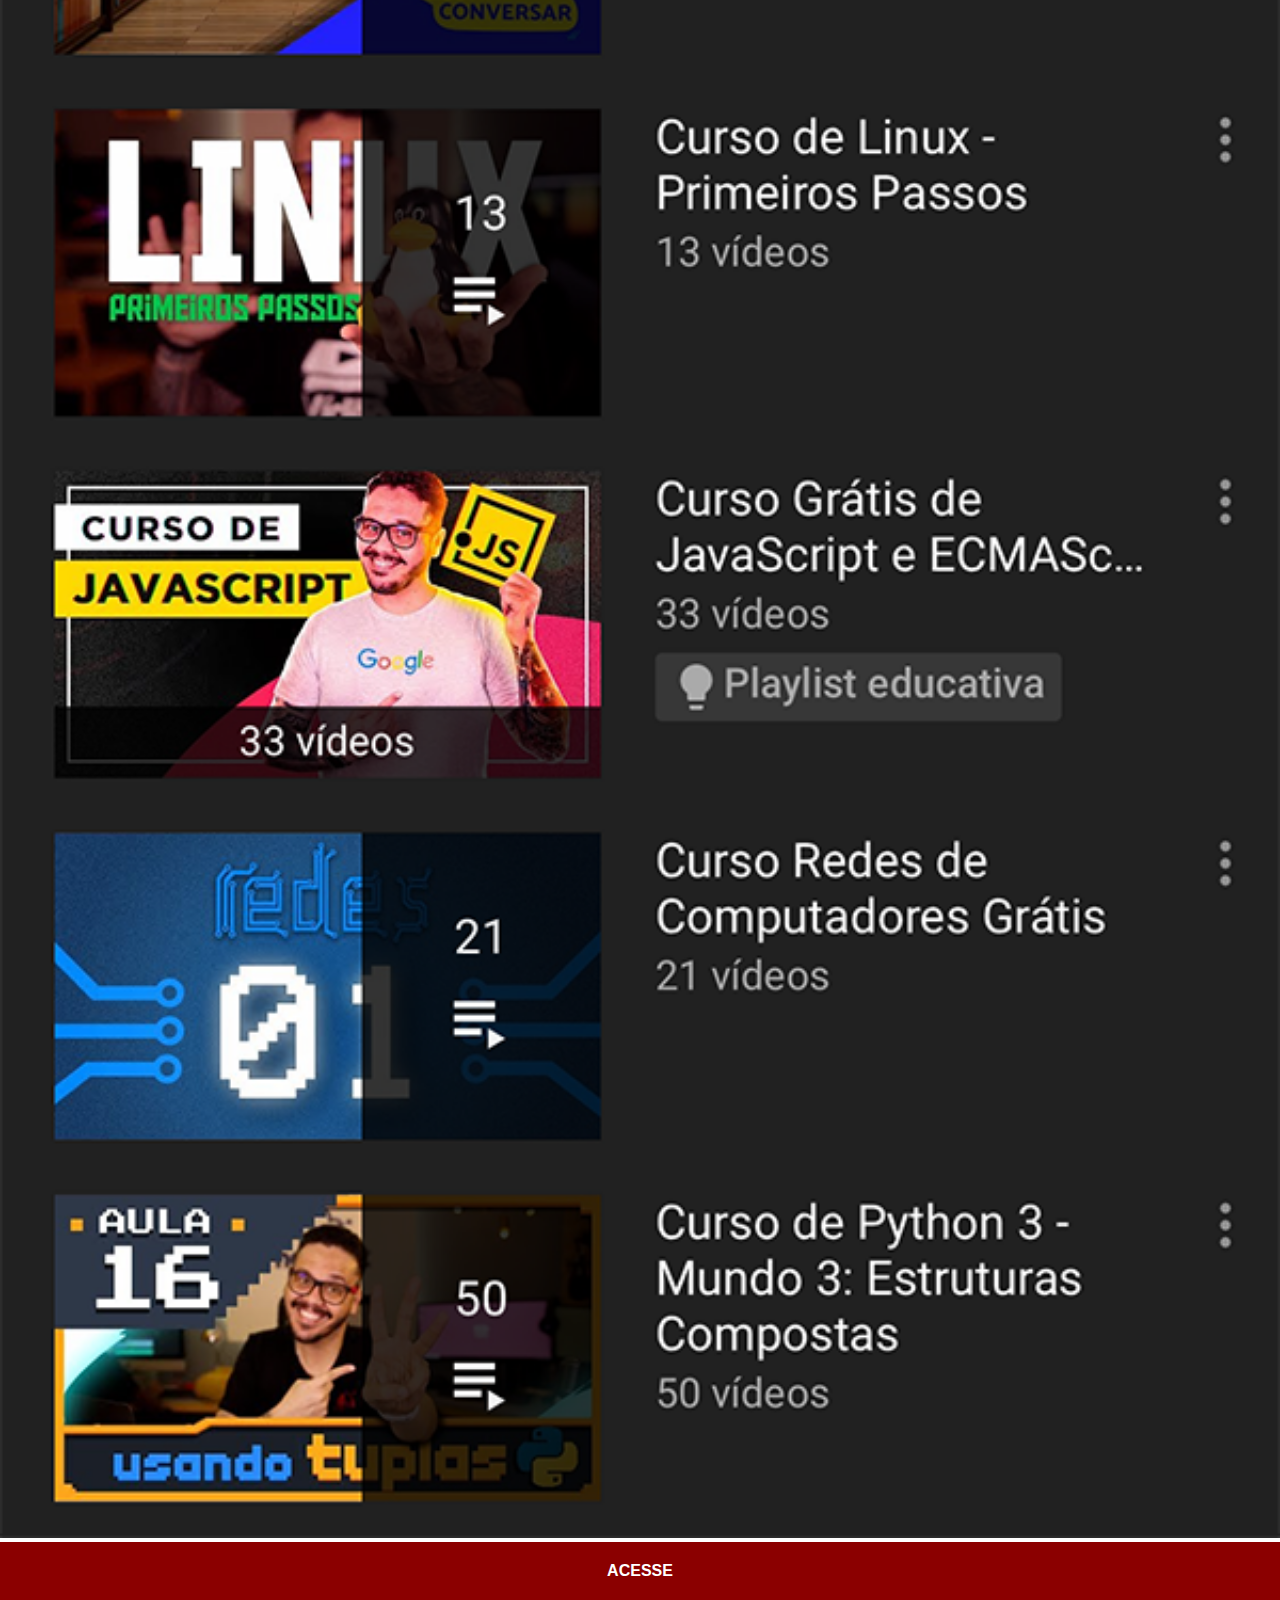
<file: youtube.html>
<!DOCTYPE html>
<html lang="pt-br">
<head>
    <meta charset="UTF-8">
    <meta name="viewport" content="width=device-width, initial-scale=1.0">
    <title>Youtube</title>
    <link rel="stylesheet" href="estilos/social.css">
</head>
<body>
    <img src="imagens/tela-youtube.png" alt="Youtube">
    <a href="https://www.youtube.com/@CursoemVideo" target="_blank">ACESSE</a>
    
</body>
</html>
</file>
<file: estilos/style.css>
@charset "UTF-8";

* {
    margin: 0px;
    padding: 0px;
    font-family: Arial, Helvetica, sans-serif;
}

html, body {
    height: 100vh;
    width: 100vh;
    background-color: black;
}

body {
    background: url('../imagens/fundo-madeira.jpg') no-repeat top center;
    background-size: cover;
    background-attachment: fixed;
}

main {
    position: relative;
    height: 100vh;
}

section#telefone {
    position: absolute;
    top: 50%;
    left: 50%;
    transform: translate(-50%, -50%);

    height: 627px;
    width: 311px;
    background: url('../imagens/frame-iphone.png') no-repeat;
}

iframe#tela {
    position: relative;
    top: 80px;
    left: 22px;
    width: 267px;
    height: 471px;
}
section#redes-sociais {
    text-align: right;
}

section#redes-sociais img {
    width: 50px;
    margin: 10px;
    border-radius: 50%;
    box-shadow: 2px 2px 5px rgba(0, 0, 0, 0.411);
    box-sizing: border-box;
}

section#redes-sociais img:hover {
    border: 2px solid rgba(255, 255, 255, 0.644);
    transform: translate(-3px, -3px);
    box-shadow: 5px 5px 10px rgba(0, 0, 0, 0.603);
    transition: transform .5s, border 1s;
}
</file>
<file: estilos/social.css>
@charset "UTF8";

* {
    margin: 0px;
    padding: 0px;
    font-family: Arial, Helvetica, sans-serif;
}

::-webkit-scrollbar {
    width: 0px;
    height: 0px;
}


img {
    width: 100vw;
}

a {
    display: block;
    background-color: darkred;
    color: white;
    padding: 20px;
    text-align: center;
    font-weight: bolder;
    text-decoration: none;
}

a:hover {
    background-color: red;
}
</file>
